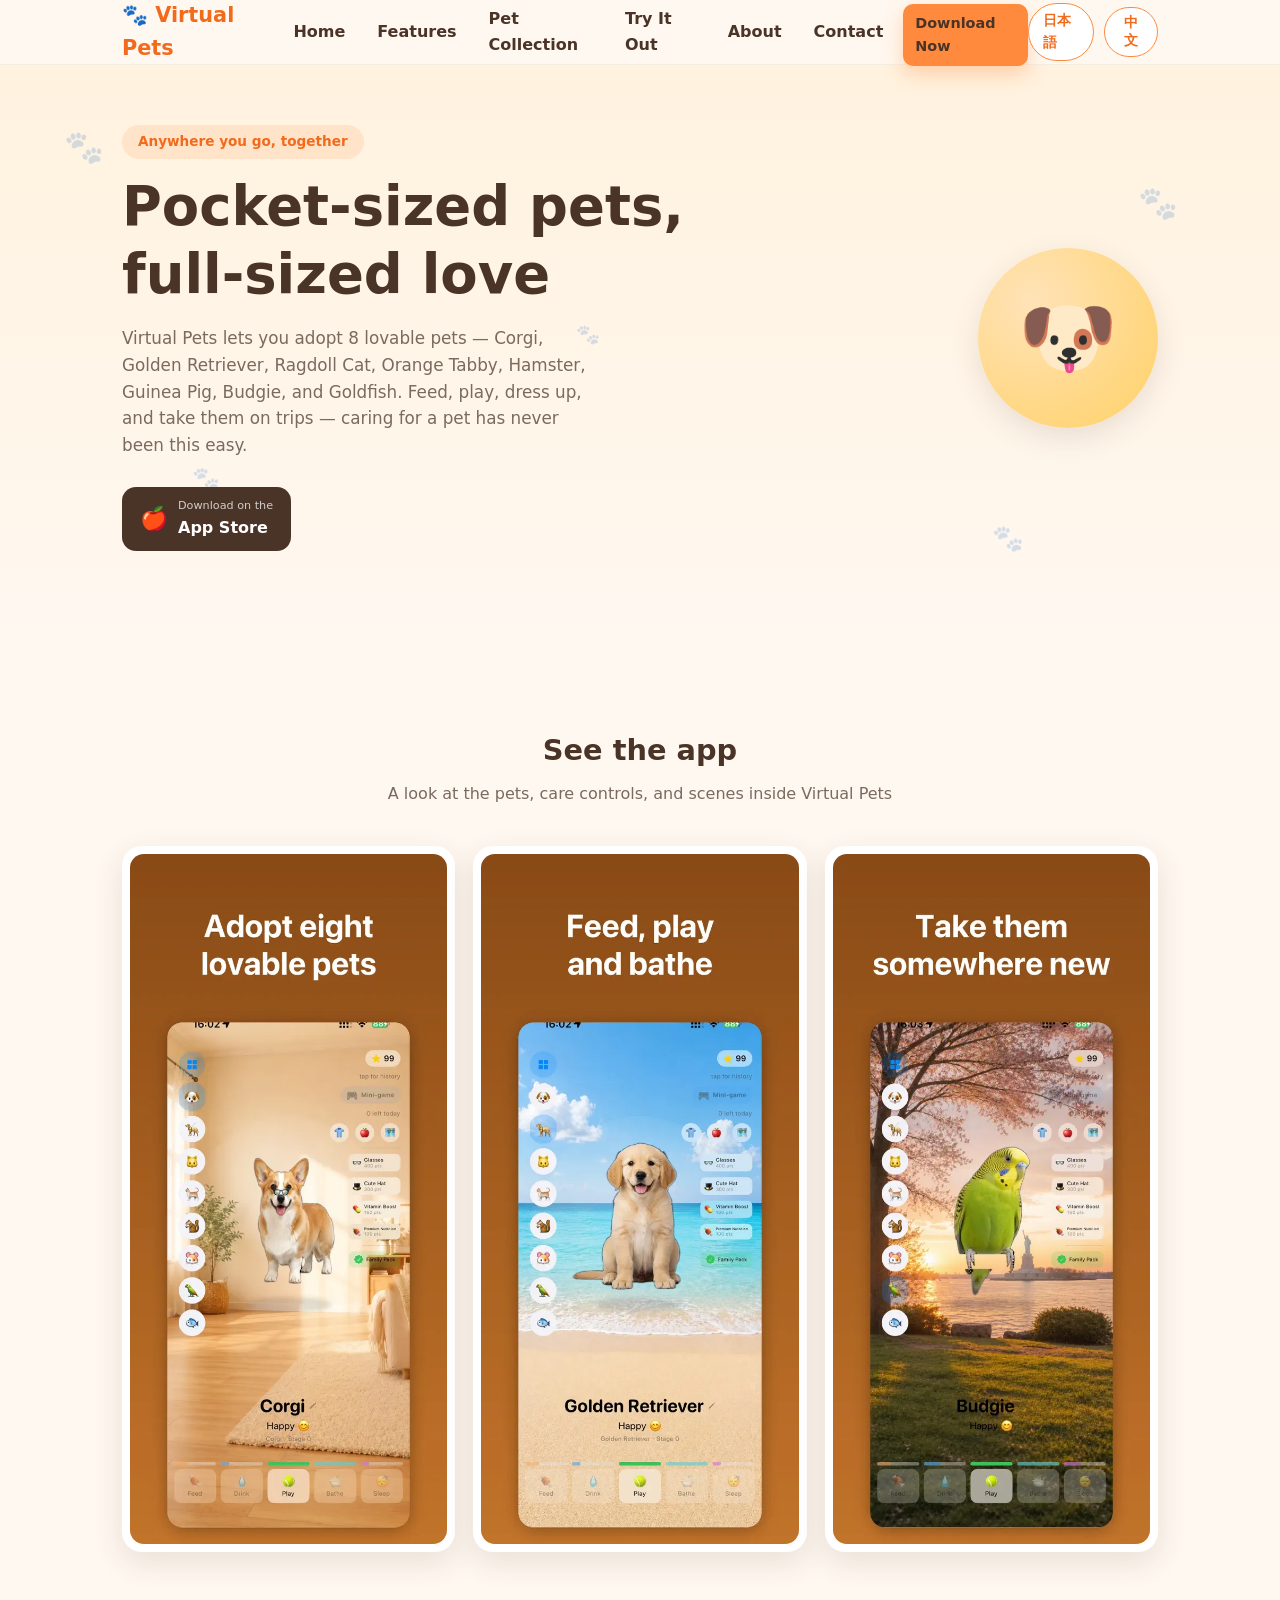
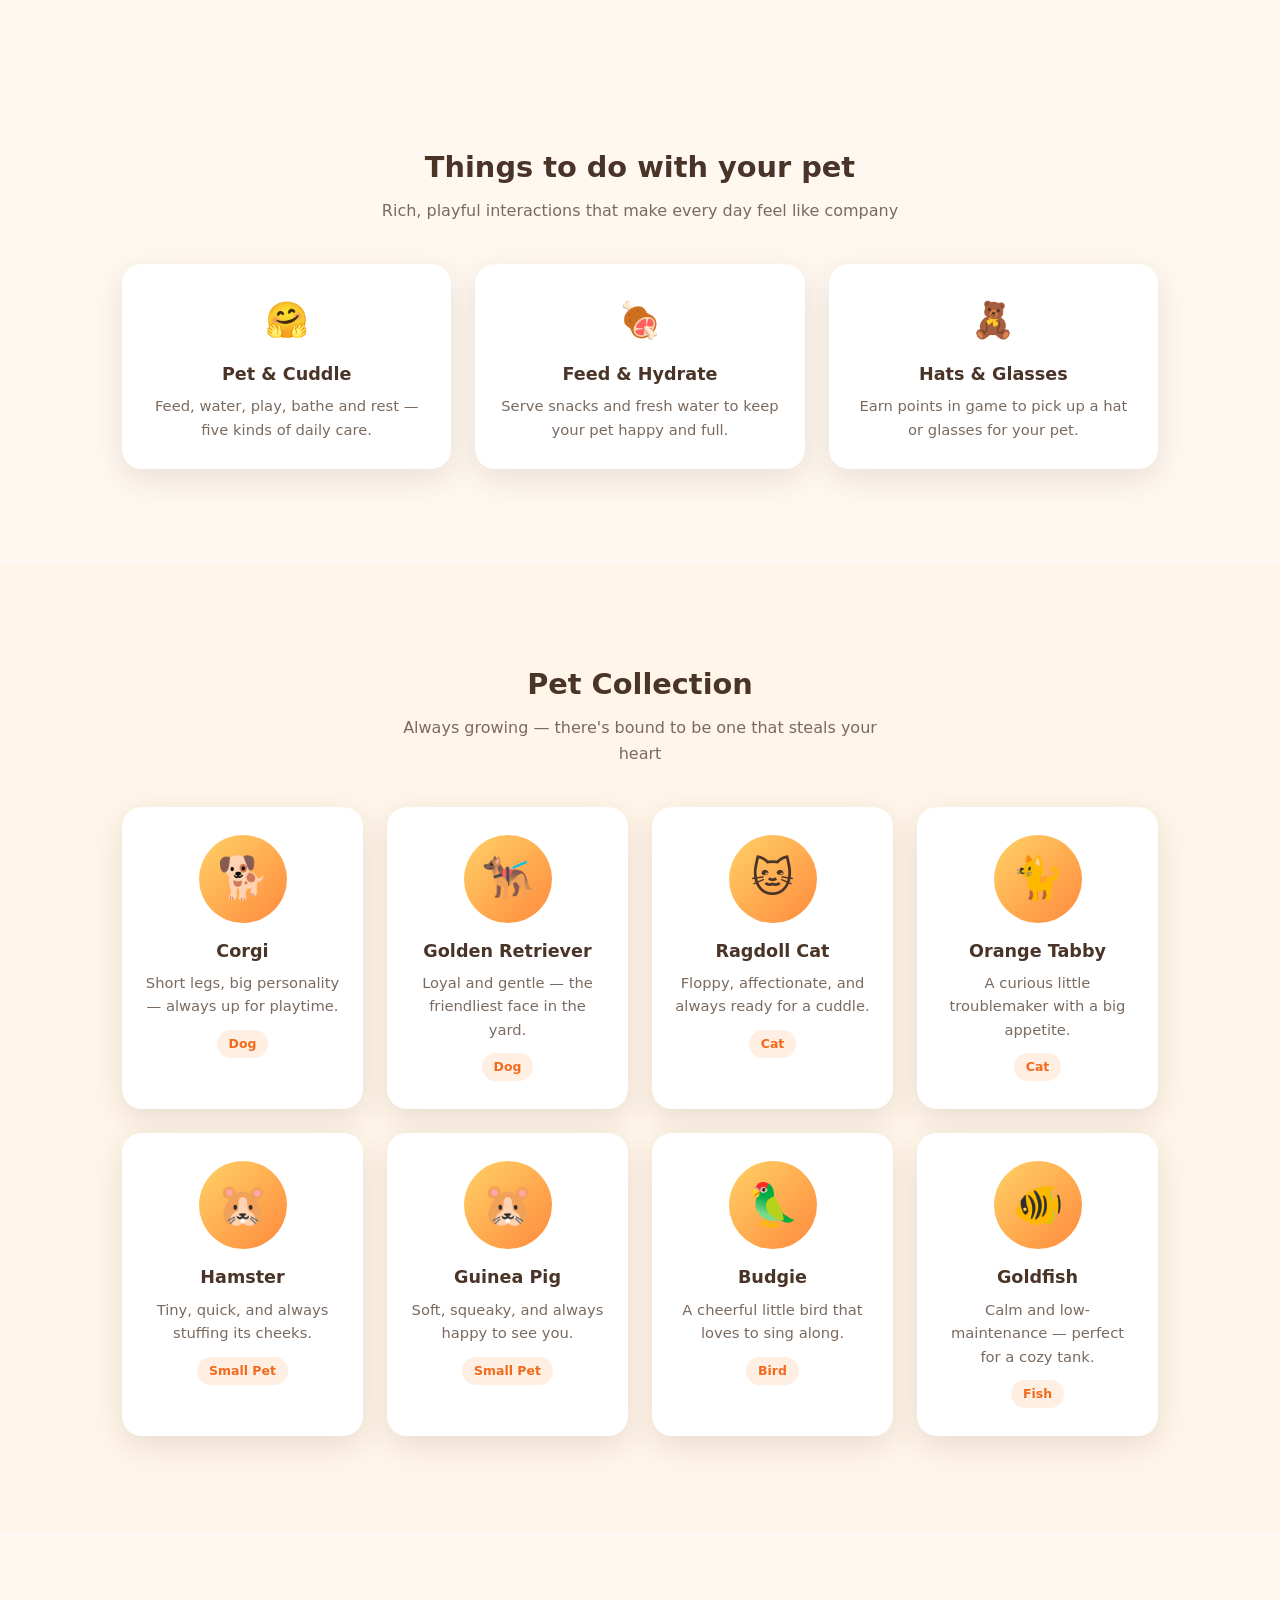
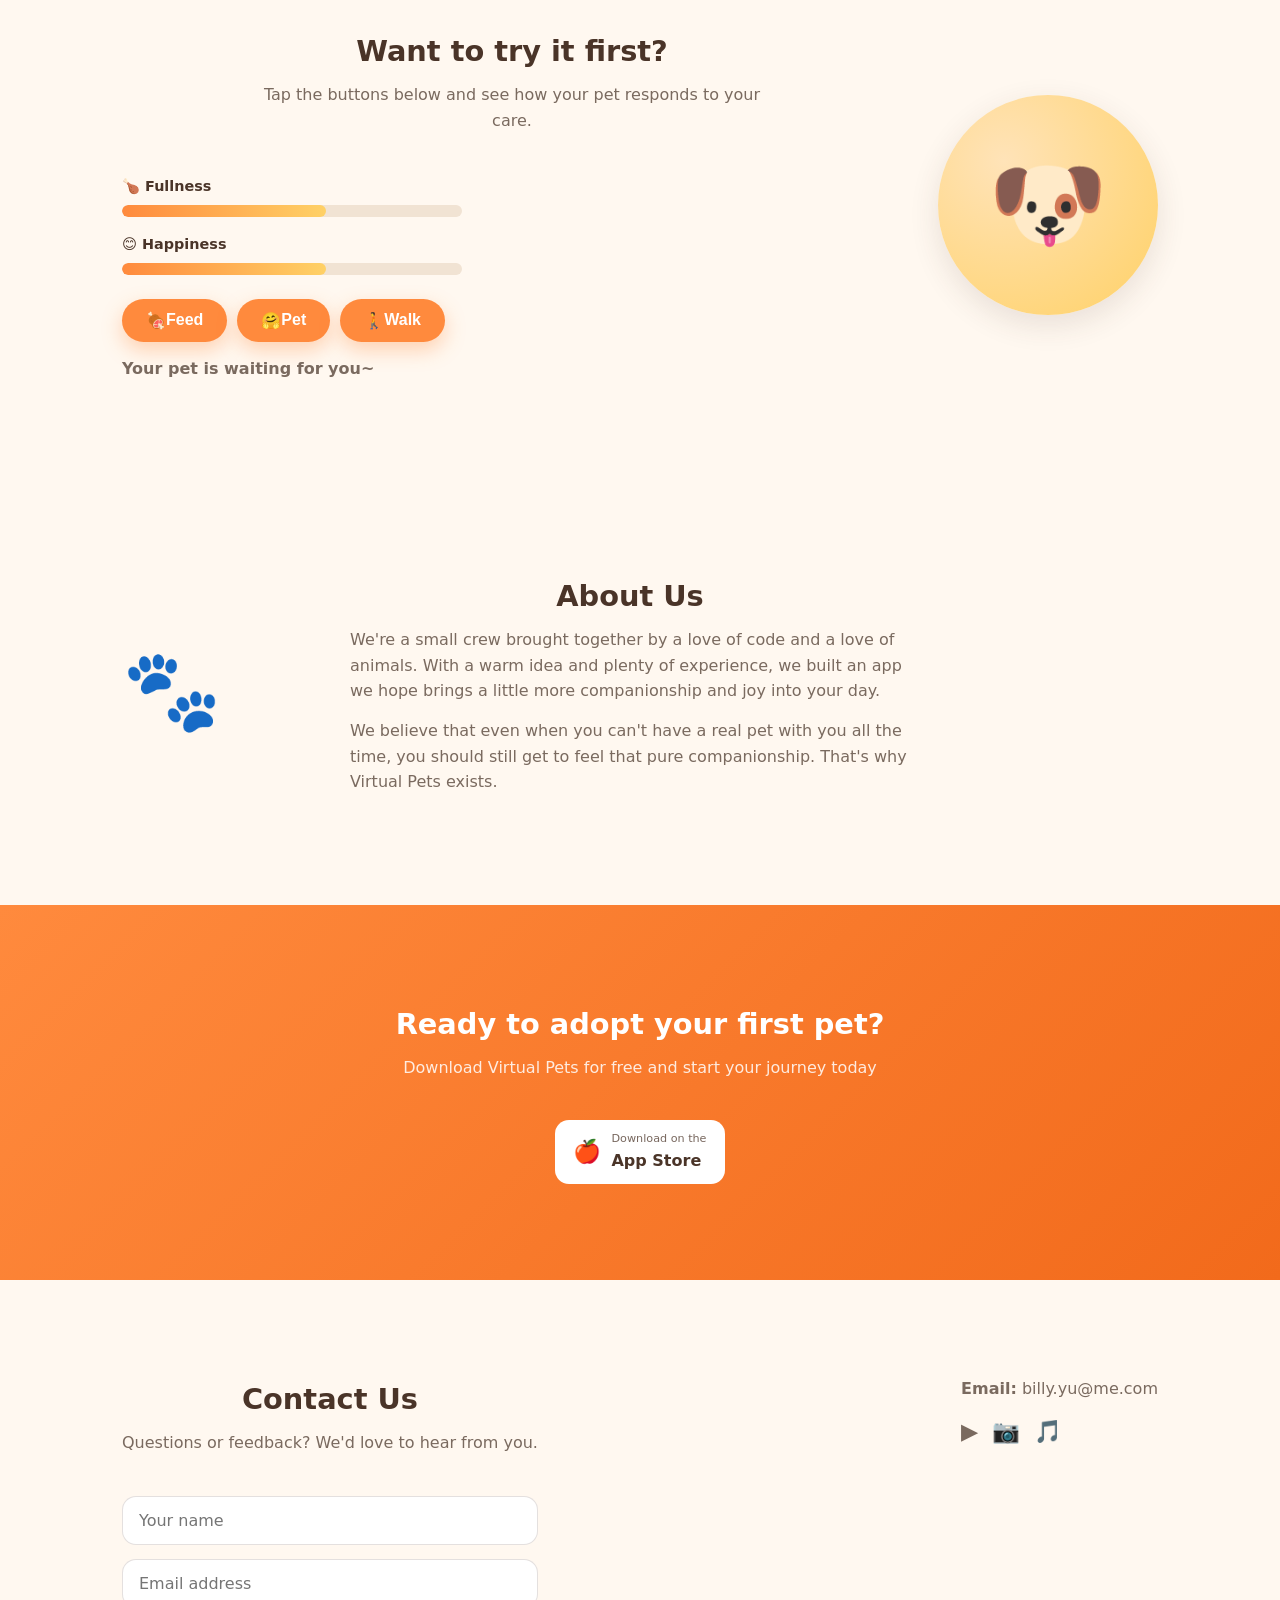
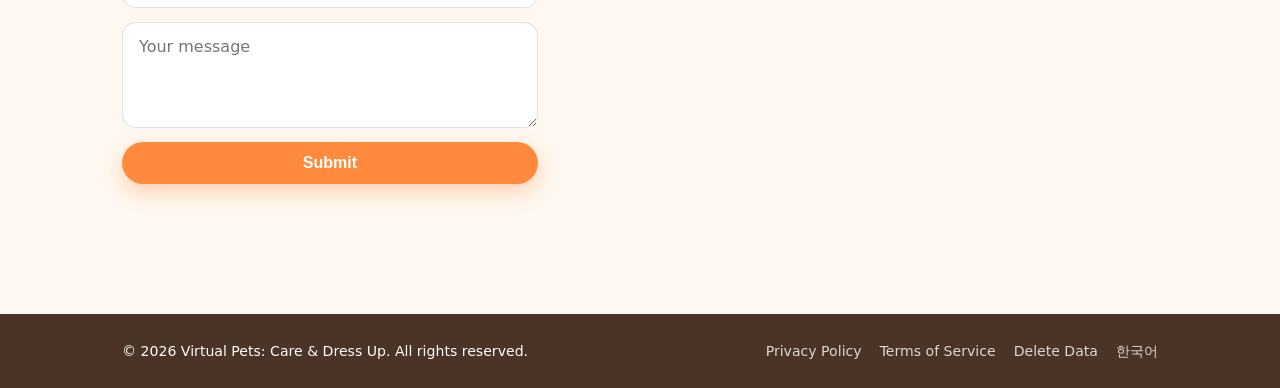
<file: index.html>
<!DOCTYPE html>
<html lang="en">
<head>
<meta charset="UTF-8">
<meta name="viewport" content="width=device-width, initial-scale=1.0">
<title data-i18n="meta.title">Virtual Pets: Care & Dress Up</title>
<meta name="description" id="metaDesc" content="Virtual Pets lets you adopt, feed, and care for 8 lovable pets right from your phone.">
<meta name="apple-itunes-app" content="app-id=6784545568">
<meta property="og:type" content="website">
<meta property="og:locale" content="en_US">
<meta property="og:site_name" content="Virtual Pets">
<meta property="og:title" content="Virtual Pets — Adopt, feed and raise eight lovable pets">
<meta property="og:description" content="A cozy pet world in your pocket. Feed, play, dress up and take your pets somewhere new.">
<meta property="og:url" content="https://junyu17.github.io/Vpet/">
<meta property="og:image" content="https://junyu17.github.io/Vpet/og-card.jpg">
<meta name="twitter:card" content="summary_large_image">
<meta name="twitter:title" content="Virtual Pets — Adopt, feed and raise eight lovable pets">
<meta name="twitter:description" content="A cozy pet world in your pocket.">
<meta name="twitter:image" content="https://junyu17.github.io/Vpet/og-card.jpg">
<link rel="canonical" href="https://junyu17.github.io/Vpet/">
<link rel="alternate" hreflang="en" href="https://junyu17.github.io/Vpet/">
<link rel="alternate" hreflang="ja" href="https://junyu17.github.io/Vpet/index-ja.html">
<link rel="alternate" hreflang="ko" href="https://junyu17.github.io/Vpet/index-ko.html">
<link rel="alternate" hreflang="x-default" href="https://junyu17.github.io/Vpet/">
<script type="application/ld+json">
{
  "@context": "https://schema.org",
  "@type": "SoftwareApplication",
  "name": "Virtual Pets: Care & Dress Up",
  "operatingSystem": "iOS",
  "applicationCategory": "GameApplication",
  "description": "Adopt, feed and care for 8 lovable pets - Corgi, Golden Retriever, Ragdoll Cat, Orange Tabby, Hamster, Guinea Pig, Budgie and Goldfish - in a gentle, family-friendly pet care game.",
  "inLanguage": "en",
  "url": "https://apps.apple.com/app/id6784545568",
  "image": "https://junyu17.github.io/Vpet/og-card.jpg",
  "offers": {
    "@type": "Offer",
    "price": "0",
    "priceCurrency": "USD"
  }
}
</script>
<link rel="stylesheet" href="styles.css">
</head>
<body>

<header class="navbar">
  <div class="container nav-inner">
    <a href="#home" class="logo">🐾 Virtual Pets</a>
    <nav class="nav-links" id="navLinks">
      <a href="#home" data-i18n="nav.home">Home</a>
      <a href="#features" data-i18n="nav.features">Features</a>
      <a href="#pets" data-i18n="nav.pets">Pet Collection</a>
      <a href="#play" data-i18n="nav.play">Try It Out</a>
      <a href="#about" data-i18n="nav.about">About</a>
      <a href="#contact" data-i18n="nav.contact">Contact</a>
      <a href="https://apps.apple.com/app/apple-store/id6784545568?pt=129087449&amp;ct=web_vpet_home&amp;mt=8" class="btn btn-small" data-i18n="nav.download">Download Now</a>
    </nav>
    <div class="nav-controls">
      <a class="lang-toggle" href="index-ja.html" hreflang="ja" lang="ja">日本語</a>
      <button class="lang-toggle" id="langToggle" type="button">中文</button>
      <button class="nav-toggle" id="navToggle" aria-label="Toggle menu">
        <span></span><span></span><span></span>
      </button>
    </div>
  </div>
</header>

<main>
  <!-- HERO -->
  <section id="home" class="hero">
    <div class="hero-blobs" aria-hidden="true">
      <span class="paw p1">🐾</span><span class="paw p2">🐾</span><span class="paw p3">🐾</span>
      <span class="paw p4">🐾</span><span class="paw p5">🐾</span>
    </div>
    <div class="container hero-inner">
      <div class="hero-text">
        <span class="eyebrow" data-i18n="hero.eyebrow">Anywhere you go, together</span>
        <h1 data-i18n="hero.title">Pocket-sized pets,<br>full-sized love</h1>
        <p data-i18n="hero.desc">Virtual Pets lets you adopt 8 lovable pets — Corgi, Golden Retriever, Ragdoll Cat, Orange Tabby, Hamster, Guinea Pig, Budgie, and Goldfish. Feed, play, dress up, and take them on trips — caring for a pet has never been this easy.</p>
        <div class="store-badges">
          <a href="https://apps.apple.com/app/apple-store/id6784545568?pt=129087449&amp;ct=web_vpet_home&amp;mt=8" class="store-btn">
            <span class="store-icon">🍎</span>
            <span class="store-text"><small data-i18n="store.downloadOn">Download on the</small><span data-i18n="store.appStore">App Store</span></span>
          </a>
        </div>
      </div>
      <div class="hero-art" aria-hidden="true">
        <div class="pet-bubble">🐶</div>
      </div>
    </div>
  </section>

  <!-- APP SCREENSHOTS -->
  <section id="screenshots" class="section screenshots" aria-labelledby="screenshots-title">
    <div class="container">
      <h2 id="screenshots-title" class="section-title">See the app</h2>
      <p class="section-sub">A look at the pets, care controls, and scenes inside Virtual Pets</p>
      <div class="screenshot-grid">
        <figure class="screenshot-card"><img src="assets/app-store/en/01.webp" alt="Corgi in the home scene with the pet rail, care meters, and care-action buttons" width="598" height="1300" loading="lazy"></figure>
        <figure class="screenshot-card"><img src="assets/app-store/en/02.webp" alt="Golden Retriever at the beach with care controls" width="598" height="1300" loading="lazy"></figure>
        <figure class="screenshot-card"><img src="assets/app-store/en/03.webp" alt="Budgie in a cherry-blossom scene with the pet rail and care controls" width="598" height="1300" loading="lazy"></figure>
      </div>
    </div>
  </section>

  <!-- FEATURES -->
  <section id="features" class="section features">
    <div class="container">
      <h2 class="section-title" data-i18n="features.title">Things to do with your pet</h2>
      <p class="section-sub" data-i18n="features.sub">Rich, playful interactions that make every day feel like company</p>
      <div class="grid features-grid">
        <div class="feature-card"><span class="icon">🤗</span><h3 data-i18n="features.f1.title">Pet & Cuddle</h3><p data-i18n="features.f1.desc">Feed, water, play, bathe and rest — five kinds of daily care.</p></div>
        <div class="feature-card"><span class="icon">🍖</span><h3 data-i18n="features.f2.title">Feed & Hydrate</h3><p data-i18n="features.f2.desc">Serve snacks and fresh water to keep your pet happy and full.</p></div>
        <div class="feature-card"><span class="icon">🧸</span><h3 data-i18n="features.f5.title">Hats & Glasses</h3><p data-i18n="features.f5.desc">Earn points in game to pick up a hat or glasses for your pet.</p></div>
      </div>
    </div>
  </section>

  <!-- PET COLLECTION -->
  <section id="pets" class="section pets">
    <div class="container">
      <h2 class="section-title" data-i18n="pets.title">Pet Collection</h2>
      <p class="section-sub" data-i18n="pets.sub">Always growing — there's bound to be one that steals your heart</p>
      <div class="grid pets-grid">
        <div class="pet-card">
          <div class="pet-avatar">🐕</div>
          <h3 data-i18n="pets.p1.name">Corgi</h3>
          <p data-i18n="pets.p1.desc">Short legs, big personality — always up for playtime.</p>
          <span class="tag" data-i18n="pets.tag.dog">Dog</span>
        </div>
        <div class="pet-card">
          <div class="pet-avatar">🐕‍🦺</div>
          <h3 data-i18n="pets.p2.name">Golden Retriever</h3>
          <p data-i18n="pets.p2.desc">Loyal and gentle — the friendliest face in the yard.</p>
          <span class="tag" data-i18n="pets.tag.dog">Dog</span>
        </div>
        <div class="pet-card">
          <div class="pet-avatar">🐱</div>
          <h3 data-i18n="pets.p3.name">Ragdoll Cat</h3>
          <p data-i18n="pets.p3.desc">Floppy, affectionate, and always ready for a cuddle.</p>
          <span class="tag" data-i18n="pets.tag.cat">Cat</span>
        </div>
        <div class="pet-card">
          <div class="pet-avatar">🐈</div>
          <h3 data-i18n="pets.p4.name">Orange Tabby</h3>
          <p data-i18n="pets.p4.desc">A curious little troublemaker with a big appetite.</p>
          <span class="tag" data-i18n="pets.tag.cat">Cat</span>
        </div>
        <div class="pet-card">
          <div class="pet-avatar">🐹</div>
          <h3 data-i18n="pets.p5.name">Hamster</h3>
          <p data-i18n="pets.p5.desc">Tiny, quick, and always stuffing its cheeks.</p>
          <span class="tag" data-i18n="pets.tag.small">Small Pet</span>
        </div>
        <div class="pet-card">
          <div class="pet-avatar">🐹</div>
          <h3 data-i18n="pets.p6.name">Guinea Pig</h3>
          <p data-i18n="pets.p6.desc">Soft, squeaky, and always happy to see you.</p>
          <span class="tag" data-i18n="pets.tag.small">Small Pet</span>
        </div>
        <div class="pet-card">
          <div class="pet-avatar">🦜</div>
          <h3 data-i18n="pets.p7.name">Budgie</h3>
          <p data-i18n="pets.p7.desc">A cheerful little bird that loves to sing along.</p>
          <span class="tag" data-i18n="pets.tag.bird">Bird</span>
        </div>
        <div class="pet-card">
          <div class="pet-avatar">🐠</div>
          <h3 data-i18n="pets.p8.name">Goldfish</h3>
          <p data-i18n="pets.p8.desc">Calm and low-maintenance — perfect for a cozy tank.</p>
          <span class="tag" data-i18n="pets.tag.fish">Fish</span>
        </div>
      </div>
    </div>
  </section>

  <!-- INTERACTIVE DEMO -->
  <section id="play" class="section play">
    <div class="container play-inner">
      <div class="play-text">
        <h2 class="section-title" data-i18n="play.title">Want to try it first?</h2>
        <p class="section-sub" data-i18n="play.sub">Tap the buttons below and see how your pet responds to your care.</p>
        <div class="stats">
          <div class="stat">
            <span class="stat-label">🍗 <span data-i18n="play.hunger">Fullness</span></span>
            <div class="bar"><div class="bar-fill" id="hungerBar" style="width:60%"></div></div>
          </div>
          <div class="stat">
            <span class="stat-label">😊 <span data-i18n="play.happy">Happiness</span></span>
            <div class="bar"><div class="bar-fill" id="happyBar" style="width:60%"></div></div>
          </div>
        </div>
        <div class="play-buttons">
          <button class="btn" id="feedBtn">🍖 <span data-i18n="play.feed">Feed</span></button>
          <button class="btn" id="petBtn">🤗 <span data-i18n="play.pet">Pet</span></button>
          <button class="btn" id="walkBtn">🚶 <span data-i18n="play.walk">Walk</span></button>
        </div>
        <p class="play-msg" id="playMsg" data-i18n="play.msgDefault">Your pet is waiting for you~</p>
      </div>
      <div class="play-art">
        <div class="pet-bubble big" id="petBubble">🐶</div>
      </div>
    </div>
  </section>

  <!-- ABOUT -->
  <section id="about" class="section about">
    <div class="container about-inner">
      <div class="about-art" aria-hidden="true">🐾</div>
      <div class="about-text">
        <h2 class="section-title" data-i18n="about.title">About Us</h2>
        <p data-i18n="about.p1">We're a small crew brought together by a love of code and a love of animals. With a warm idea and plenty of experience, we built an app we hope brings a little more companionship and joy into your day.</p>
        <p data-i18n="about.p2">We believe that even when you can't have a real pet with you all the time, you should still get to feel that pure companionship. That's why Virtual Pets exists.</p>
      </div>
    </div>
  </section>

  <!-- DOWNLOAD -->
  <section id="download" class="section download">
    <div class="container">
      <h2 class="section-title light" data-i18n="download.title">Ready to adopt your first pet?</h2>
      <p class="section-sub light" data-i18n="download.sub">Download Virtual Pets for free and start your journey today</p>
      <div class="store-badges center">
        <a href="https://apps.apple.com/app/apple-store/id6784545568?pt=129087449&amp;ct=web_vpet_home&amp;mt=8" class="store-btn light">
          <span class="store-icon">🍎</span>
          <span class="store-text"><small data-i18n="store.downloadOn">Download on the</small><span data-i18n="store.appStore">App Store</span></span>
        </a>
      </div>
    </div>
  </section>

  <!-- CONTACT -->
  <section id="contact" class="section contact">
    <div class="container contact-inner">
      <div>
        <h2 class="section-title" data-i18n="contact.title">Contact Us</h2>
        <p class="section-sub" data-i18n="contact.sub">Questions or feedback? We'd love to hear from you.</p>
        <form id="contactForm">
          <input type="text" data-i18n-placeholder="contact.name" placeholder="Your name" required>
          <input type="email" data-i18n-placeholder="contact.email" placeholder="Email address" required>
          <textarea rows="4" data-i18n-placeholder="contact.message" placeholder="Your message" required></textarea>
          <button type="submit" class="btn" data-i18n="contact.submit">Submit</button>
          <p id="formMsg" class="form-msg"></p>
        </form>
      </div>
      <div class="contact-info">
        <p><strong data-i18n="contact.emailLabel">Email:</strong> billy.yu@me.com</p>
        <div class="social-links">
          <a href="#" aria-label="YouTube">▶️</a>
          <a href="#" aria-label="Instagram">📷</a>
          <a href="#" aria-label="TikTok">🎵</a>
        </div>
      </div>
    </div>
  </section>
</main>

<footer class="footer">
  <div class="container footer-inner">
    <span data-i18n="footer.copyright">© 2026 Virtual Pets: Care & Dress Up. All rights reserved.</span>
    <div class="footer-links">
      <a href="privacy.html" data-i18n="footer.privacy">Privacy Policy</a>
      <a href="#" data-i18n="footer.terms">Terms of Service</a>
      <a href="#" data-i18n="footer.delete">Delete Data</a>
      <a href="index-ko.html" hreflang="ko" lang="ko">한국어</a>
    </div>
  </div>
</footer>

<script src="script.js"></script>
</body>
</html>
</file>
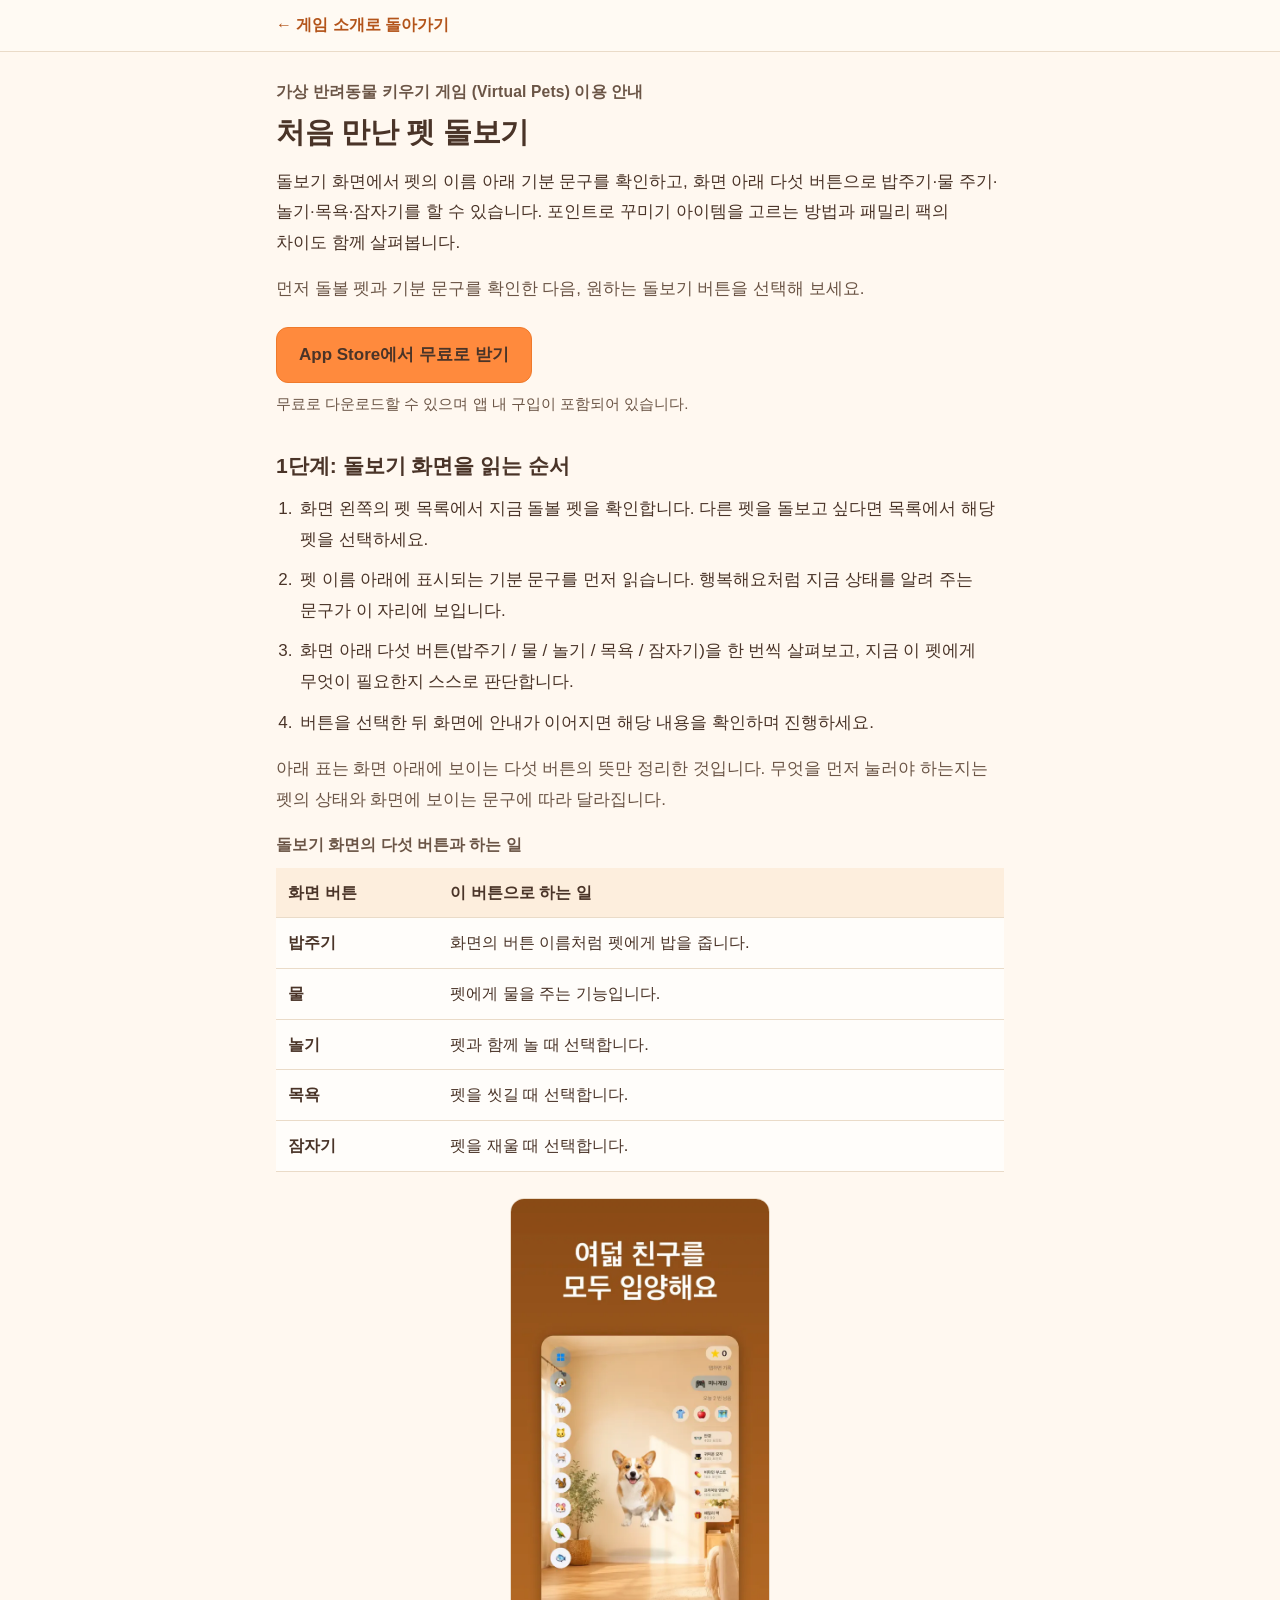
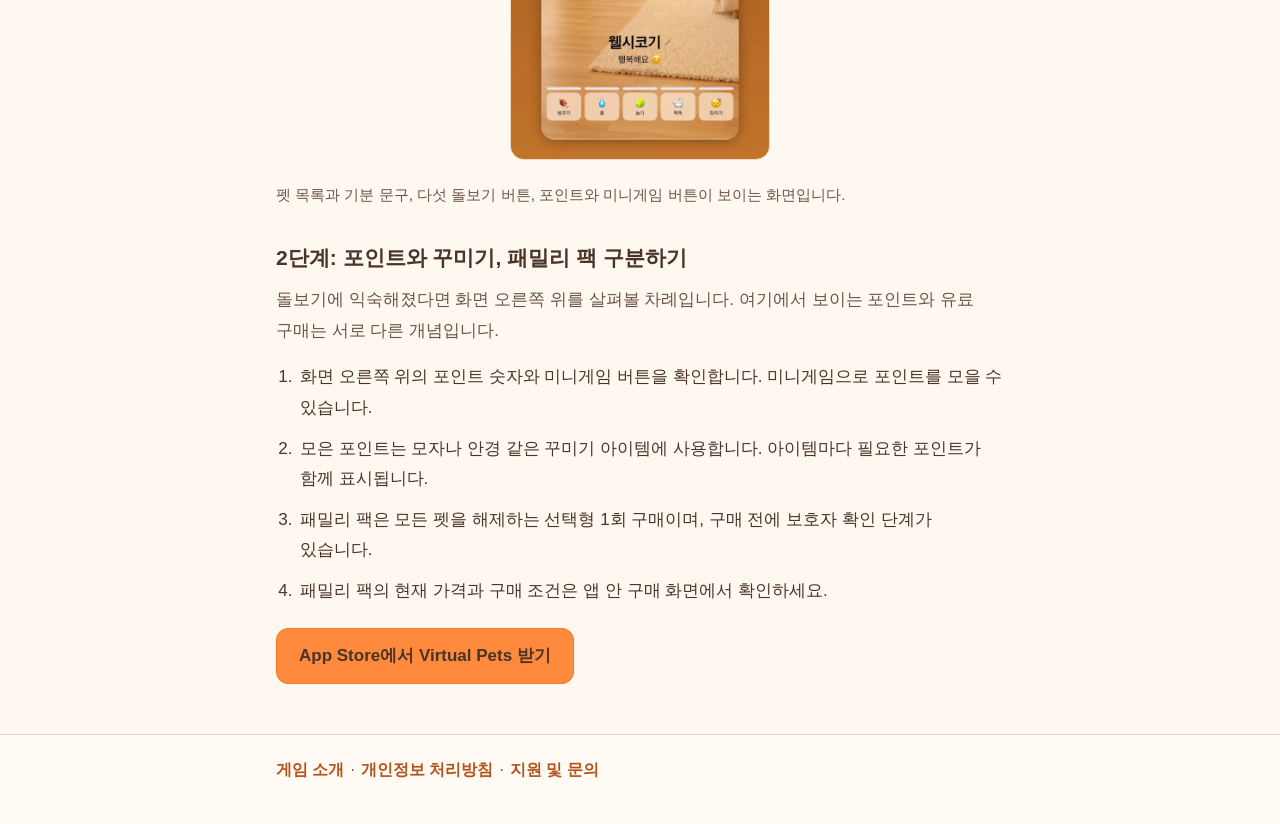
<file: first-pet-care-ko.html>
<!DOCTYPE html>
<html lang="ko">
<head>
<meta charset="utf-8">
<meta name="viewport" content="width=device-width, initial-scale=1">
<title>처음 만난 펫 돌보기 | 가상 반려동물 키우기 게임(Virtual Pets) 안내</title>
<meta name="description" content="가상 반려동물 키우기 게임(Virtual Pets)에서 이미 만난 펫을 돌보는 방법입니다. 밥주기·물·놀기·목욕·잠자기 다섯 버튼과 기분 문구 읽기, 포인트로 사는 꾸미기 아이템과 선택형 패밀리 팩의 차이를 차분히 설명합니다.">
<link rel="canonical" href="https://junyu17.github.io/Vpet/first-pet-care-ko.html">
<meta name="apple-itunes-app" content="app-id=6784545568, affiliate-data=pt=129087449&amp;ct=web_vpet_care_ko_20261014&amp;mt=8">
<meta property="og:type" content="article">
<meta property="og:locale" content="ko_KR">
<meta property="og:site_name" content="Virtual Pets">
<meta property="og:title" content="처음 만난 펫 돌보기 | 가상 반려동물 키우기 게임(Virtual Pets)">
<meta property="og:description" content="돌보기 화면의 다섯 버튼(밥주기·물·놀기·목욕·잠자기)과 기분 문구 읽기, 포인트로 사는 꾸미기와 선택형 패밀리 팩의 차이를 정리했습니다.">
<meta property="og:url" content="https://junyu17.github.io/Vpet/first-pet-care-ko.html">
<meta property="og:image" content="https://junyu17.github.io/Vpet/og-card.jpg">
<meta name="twitter:card" content="summary_large_image">
<meta name="theme-color" content="#fff8f0">
<style>
  :root{
    --cream:#fff8f0;
    --card:#fffdfa;
    --brown:#4a3428;
    --orange:#ff8a3d;
    --line:#eadbc8;
    --muted:#6b5546;
    --link:#b3541a;
  }
  *{box-sizing:border-box}
  html{-webkit-text-size-adjust:100%}
  body{
    margin:0;
    background:var(--cream);
    color:var(--brown);
    font-family:"Apple SD Gothic Neo","AppleSDGothicNeo","Malgun Gothic","맑은 고딕","Nanum Gothic","Noto Sans KR",-apple-system,BlinkMacSystemFont,"Segoe UI",Roboto,sans-serif;
    font-size:17px;
    line-height:1.8;
    word-break:keep-all;
  }
  .wrap{max-width:760px;margin:0 auto;padding:0 16px}
  img{max-width:100%;height:auto}
  a{color:var(--link)}
  a:focus-visible,button:focus-visible{outline:3px solid var(--brown);outline-offset:2px;border-radius:4px}
  .site-header{border-bottom:1px solid var(--line);background:#fffaf3}
  .site-header .wrap{padding:10px 16px}
  .back{display:inline-block;font-size:.94em;font-weight:700;text-decoration:none;color:var(--link)}
  .back:hover{text-decoration:underline}
  main.wrap{padding-top:26px;padding-bottom:8px}
  .eyebrow{margin:0 0 6px;font-size:.92em;font-weight:700;letter-spacing:.01em;color:var(--muted)}
  h1{margin:0 0 14px;font-size:1.72em;line-height:1.4;letter-spacing:-.01em}
  h2{margin:34px 0 12px;font-size:1.24em;line-height:1.45}
  p{margin:0 0 16px}
  .lead{color:var(--muted)}
  ol{margin:0 0 16px;padding-left:1.25em}
  ol li{margin:0 0 10px;padding-left:.15em}
  .cta-row{margin:22px 0 6px}
  .cta{
    display:inline-block;
    background:var(--orange);
    color:var(--brown);
    font-weight:700;
    text-decoration:none;
    padding:14px 22px;
    border-radius:12px;
    border:1px solid #ef7a2b;
    line-height:1.5;
  }
  .cta:hover{background:#ff9c5c}
  .cta-note{display:block;margin:8px 0 0;font-size:.88em;color:var(--muted)}
  table{
    width:100%;
    border-collapse:collapse;
    margin:6px 0 8px;
    font-size:.97em;
    background:var(--card);
  }
  caption{
    text-align:left;
    font-weight:700;
    font-size:.95em;
    color:var(--muted);
    padding:0 0 8px;
  }
  th,td{
    text-align:left;
    vertical-align:top;
    padding:10px 12px;
    border-bottom:1px solid var(--line);
  }
  th{background:#fdeedd;font-weight:700}
  tbody th{background:transparent;font-weight:700}
  figure{margin:26px 0 8px;text-align:center}
  .shot{width:100%;max-width:260px;border:1px solid var(--line);border-radius:14px;display:inline-block}
  figcaption{margin-top:10px;font-size:.9em;color:var(--muted);text-align:left}
  .site-footer{
    margin-top:36px;
    border-top:1px solid var(--line);
    background:#fffaf3;
  }
  .site-footer .wrap{padding:20px 16px 30px}
  .site-footer nav{margin:0 0 10px;font-size:.95em}
  .site-footer nav a{font-weight:700;text-decoration:none}
  .site-footer nav a:hover{text-decoration:underline}
  .sep{color:var(--muted);padding:0 6px}
  .fine{margin:0;font-size:.85em;color:var(--muted)}
  @media (max-width:400px){
    body{font-size:16px}
    h1{font-size:1.5em}
    th,td{padding:9px 10px}
  }
</style>
</head>
<body>

<header class="site-header">
  <div class="wrap">
    <nav aria-label="사이트 이동">
      <a class="back" href="index-ko.html">← 게임 소개로 돌아가기</a>
    </nav>
  </div>
</header>

<main class="wrap">
  <article>
    <p class="eyebrow">가상 반려동물 키우기 게임 (Virtual Pets) 이용 안내</p>
    <h1>처음 만난 펫 돌보기</h1>

    <p>돌보기 화면에서 펫의 이름 아래 기분 문구를 확인하고, 화면 아래 다섯 버튼으로 밥주기·물 주기·놀기·목욕·잠자기를 할 수 있습니다. 포인트로 꾸미기 아이템을 고르는 방법과 패밀리 팩의 차이도 함께 살펴봅니다.</p>

    <p class="lead">먼저 돌볼 펫과 기분 문구를 확인한 다음, 원하는 돌보기 버튼을 선택해 보세요.</p>

    <div class="cta-row">
      <a class="cta" href="https://apps.apple.com/app/apple-store/id6784545568?pt=129087449&amp;ct=web_vpet_care_ko_20261014&amp;mt=8&amp;l=ko" rel="noopener">App Store에서 무료로 받기</a>
      <span class="cta-note">무료로 다운로드할 수 있으며 앱 내 구입이 포함되어 있습니다.</span>
    </div>

    <h2>1단계: 돌보기 화면을 읽는 순서</h2>
    <ol>
      <li>화면 왼쪽의 펫 목록에서 지금 돌볼 펫을 확인합니다. 다른 펫을 돌보고 싶다면 목록에서 해당 펫을 선택하세요.</li>
      <li>펫 이름 아래에 표시되는 기분 문구를 먼저 읽습니다. 행복해요처럼 지금 상태를 알려 주는 문구가 이 자리에 보입니다.</li>
      <li>화면 아래 다섯 버튼(밥주기 / 물 / 놀기 / 목욕 / 잠자기)을 한 번씩 살펴보고, 지금 이 펫에게 무엇이 필요한지 스스로 판단합니다.</li>
      <li>버튼을 선택한 뒤 화면에 안내가 이어지면 해당 내용을 확인하며 진행하세요.</li>
    </ol>

    <p class="lead">아래 표는 화면 아래에 보이는 다섯 버튼의 뜻만 정리한 것입니다. 무엇을 먼저 눌러야 하는지는 펫의 상태와 화면에 보이는 문구에 따라 달라집니다.</p>

    <table>
      <caption>돌보기 화면의 다섯 버튼과 하는 일</caption>
      <thead>
        <tr>
          <th scope="col">화면 버튼</th>
          <th scope="col">이 버튼으로 하는 일</th>
        </tr>
      </thead>
      <tbody>
        <tr>
          <th scope="row">밥주기</th>
          <td>화면의 버튼 이름처럼 펫에게 밥을 줍니다.</td>
        </tr>
        <tr>
          <th scope="row">물</th>
          <td>펫에게 물을 주는 기능입니다.</td>
        </tr>
        <tr>
          <th scope="row">놀기</th>
          <td>펫과 함께 놀 때 선택합니다.</td>
        </tr>
        <tr>
          <th scope="row">목욕</th>
          <td>펫을 씻길 때 선택합니다.</td>
        </tr>
        <tr>
          <th scope="row">잠자기</th>
          <td>펫을 재울 때 선택합니다.</td>
        </tr>
      </tbody>
    </table>

    <figure>
      <img class="shot" src="assets/app-store/ko/01.webp" width="598" height="1300" alt="가상 반려동물 키우기 게임의 돌보기 화면. 코기 펫과 왼쪽 펫 목록, 펫 이름 아래 기분 문구, 아래쪽 밥주기·물·놀기·목욕·잠자기 버튼, 오른쪽 위 포인트와 미니게임 버튼이 보인다.">
      <figcaption>펫 목록과 기분 문구, 다섯 돌보기 버튼, 포인트와 미니게임 버튼이 보이는 화면입니다.</figcaption>
    </figure>

    <h2>2단계: 포인트와 꾸미기, 패밀리 팩 구분하기</h2>
    <p class="lead">돌보기에 익숙해졌다면 화면 오른쪽 위를 살펴볼 차례입니다. 여기에서 보이는 포인트와 유료 구매는 서로 다른 개념입니다.</p>
    <ol>
      <li>화면 오른쪽 위의 포인트 숫자와 미니게임 버튼을 확인합니다. 미니게임으로 포인트를 모을 수 있습니다.</li>
      <li>모은 포인트는 모자나 안경 같은 꾸미기 아이템에 사용합니다. 아이템마다 필요한 포인트가 함께 표시됩니다.</li>
      <li>패밀리 팩은 모든 펫을 해제하는 선택형 1회 구매이며, 구매 전에 보호자 확인 단계가 있습니다.</li>
      <li>패밀리 팩의 현재 가격과 구매 조건은 앱 안 구매 화면에서 확인하세요.</li>
    </ol>

    <div class="cta-row">
      <a class="cta" href="https://apps.apple.com/app/apple-store/id6784545568?pt=129087449&amp;ct=web_vpet_care_ko_20261014&amp;mt=8&amp;l=ko" rel="noopener">App Store에서 Virtual Pets 받기</a>
    </div>
  </article>
</main>

<footer class="site-footer">
  <div class="wrap">
    <nav aria-label="바닥글 이동">
      <a href="index-ko.html">게임 소개</a><span class="sep">·</span><a href="privacy.html">개인정보 처리방침</a><span class="sep">·</span><a href="index.html#contact">지원 및 문의</a>
    </nav>
  </div>
</footer>

<script type="application/ld+json">
{
  "@context": "https://schema.org",
  "@type": "Article",
  "headline": "처음 만난 펫 돌보기",
  "description": "가상 반려동물 키우기 게임(Virtual Pets)에서 이미 만난 펫을 돌보는 방법. 돌보기 화면의 다섯 버튼과 기분 문구 읽기, 포인트로 사는 꾸미기 아이템과 선택형 패밀리 팩의 차이.",
  "inLanguage": "ko",
  "url": "https://junyu17.github.io/Vpet/first-pet-care-ko.html",
  "mainEntityOfPage": {
    "@type": "WebPage",
    "@id": "https://junyu17.github.io/Vpet/first-pet-care-ko.html"
  },
  "image": "https://junyu17.github.io/Vpet/og-card.jpg",
  "about": {
    "@type": "VideoGame",
    "name": "가상 반려동물 키우기 게임 (Virtual Pets)"
  }
}
</script>

</body>
</html>
</file>
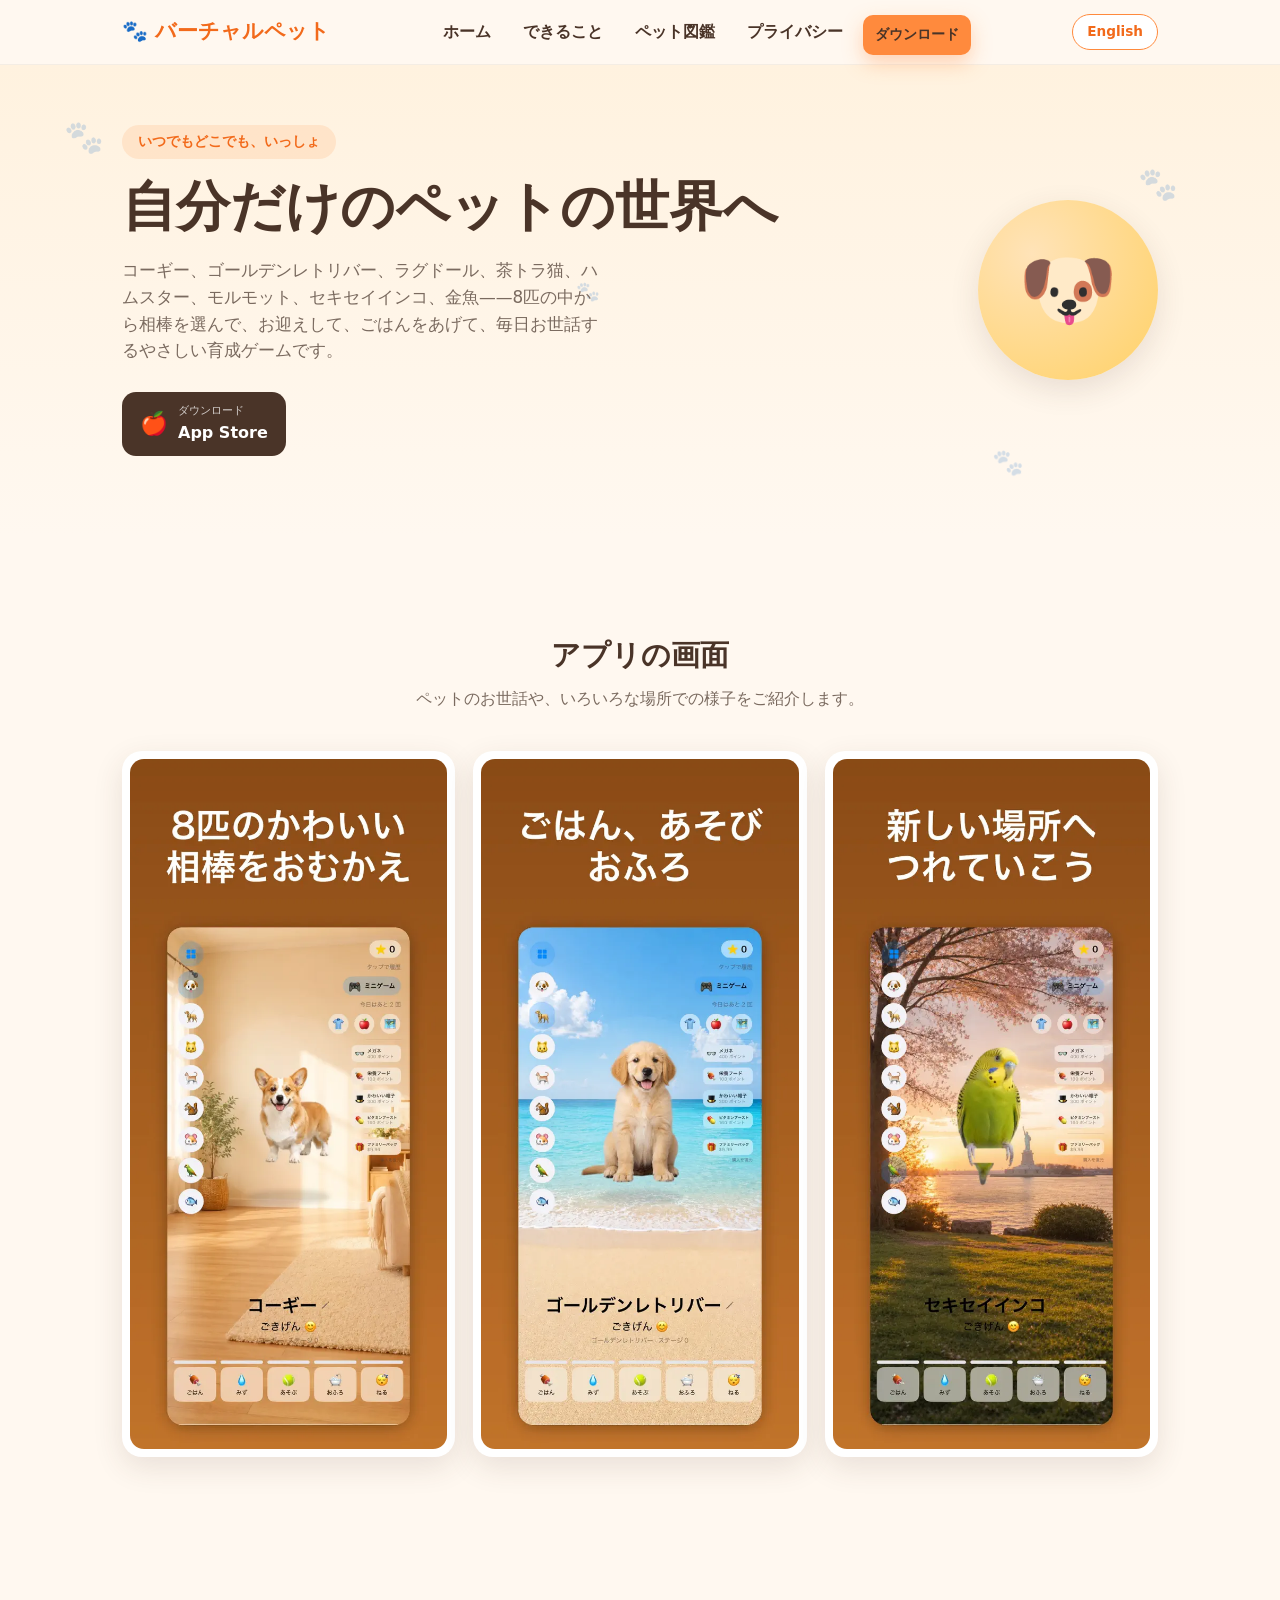
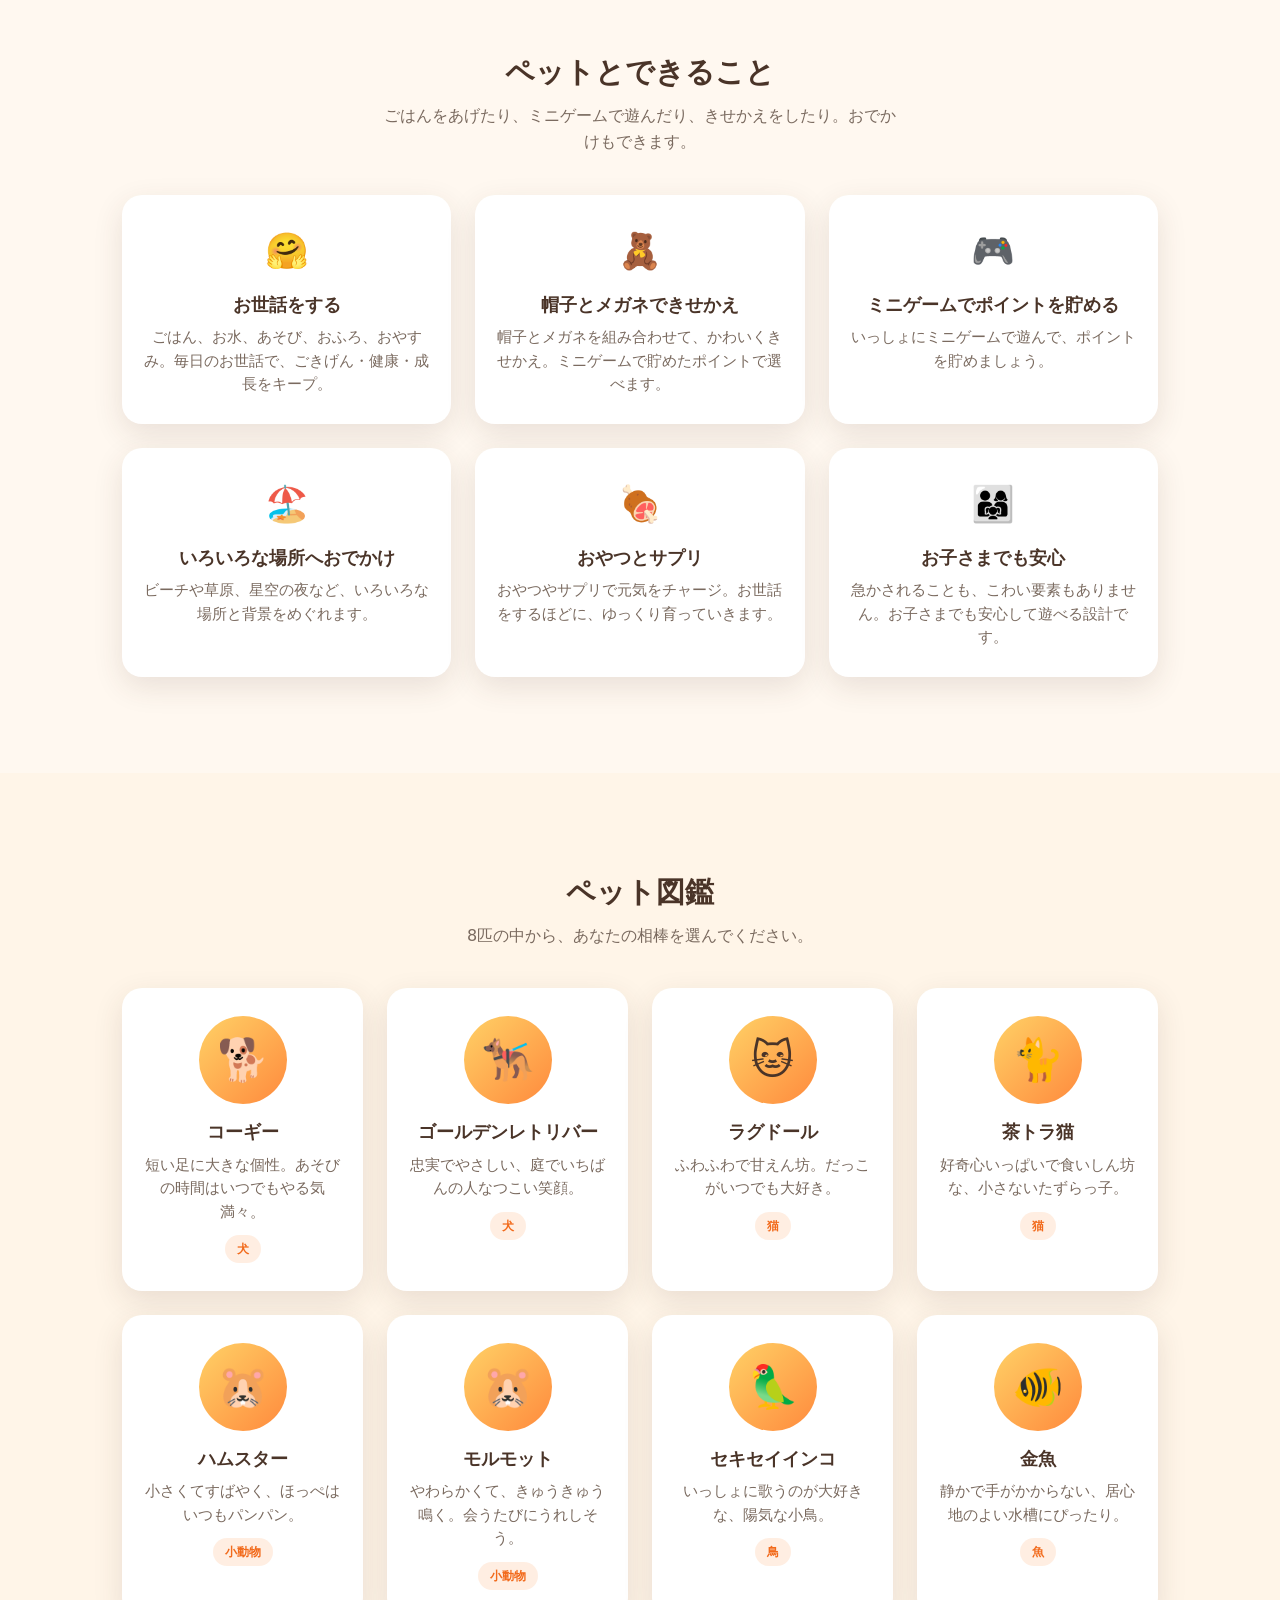
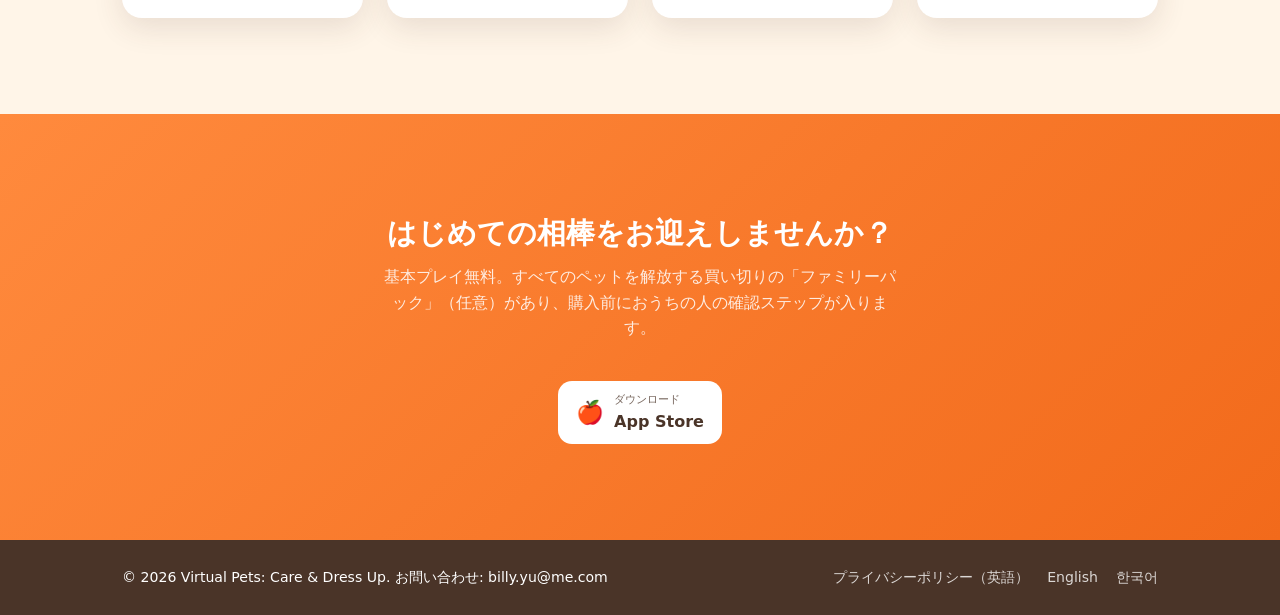
<file: index-ja.html>
<!DOCTYPE html>
<html lang="ja">
<head>
<meta charset="UTF-8">
<meta name="viewport" content="width=device-width, initial-scale=1.0">
<title>バーチャルペット 育成ゲーム — 8匹の相棒をお世話しよう</title>
<meta name="description" content="コーギー、ゴールデンレトリバー、ラグドール、茶トラ猫、ハムスター、モルモット、セキセイインコ、金魚。8匹の中から相棒を選んで、お迎えして、ごはんをあげて、毎日お世話するやさしい育成ゲームです。">
<meta name="apple-itunes-app" content="app-id=6784545568">
<meta property="og:type" content="website">
<meta property="og:locale" content="ja_JP">
<meta property="og:site_name" content="バーチャルペット">
<meta property="og:title" content="バーチャルペット 育成ゲーム — 8匹の相棒をお世話しよう">
<meta property="og:description" content="8匹の中から相棒を選んで、お迎えして、ごはんをあげて、毎日お世話するやさしい育成ゲーム。基本プレイ無料。">
<meta property="og:url" content="https://junyu17.github.io/Vpet/index-ja.html">
<meta property="og:image" content="https://junyu17.github.io/Vpet/og-card.jpg">
<meta name="twitter:card" content="summary_large_image">
<meta name="twitter:title" content="バーチャルペット 育成ゲーム — 8匹の相棒をお世話しよう">
<meta name="twitter:description" content="8匹のペットをお迎えして、ごはん・きせかえ・おでかけ。基本プレイ無料。">
<meta name="twitter:image" content="https://junyu17.github.io/Vpet/og-card.jpg">
<link rel="canonical" href="https://junyu17.github.io/Vpet/index-ja.html">
<link rel="alternate" hreflang="en" href="https://junyu17.github.io/Vpet/">
<link rel="alternate" hreflang="ja" href="https://junyu17.github.io/Vpet/index-ja.html">
<link rel="alternate" hreflang="ko" href="https://junyu17.github.io/Vpet/index-ko.html">
<link rel="alternate" hreflang="x-default" href="https://junyu17.github.io/Vpet/">
<script type="application/ld+json">
{
  "@context": "https://schema.org",
  "@type": "SoftwareApplication",
  "name": "バーチャルペット 育成ゲーム",
  "alternateName": "Virtual Pets: Care & Dress Up",
  "operatingSystem": "iOS",
  "applicationCategory": "GameApplication",
  "description": "コーギー、ゴールデンレトリバー、ラグドール、茶トラ猫、ハムスター、モルモット、セキセイインコ、金魚。8匹の中から相棒を選んで、お迎えして、ごはんをあげて、毎日お世話するやさしい育成ゲームです。",
  "inLanguage": "ja",
  "url": "https://apps.apple.com/app/id6784545568",
  "image": "https://junyu17.github.io/Vpet/og-card.jpg",
  "offers": {
    "@type": "Offer",
    "price": "0",
    "priceCurrency": "USD"
  }
}
</script>
<link rel="stylesheet" href="styles.css">
<style>body{font-family:"Hiragino Sans","Hiragino Kaku Gothic ProN","Yu Gothic",Meiryo,system-ui,-apple-system,sans-serif}</style>
</head>
<body>

<header class="navbar">
  <div class="container nav-inner">
    <a href="#home" class="logo">🐾 バーチャルペット</a>
    <nav class="nav-links" id="navLinks">
      <a href="#home">ホーム</a>
      <a href="#features">できること</a>
      <a href="#pets">ペット図鑑</a>
      <a href="privacy.html">プライバシー</a>
      <a href="https://apps.apple.com/app/apple-store/id6784545568?pt=129087449&amp;ct=web_vpet_home_ja&amp;mt=8" class="btn btn-small">ダウンロード</a>
    </nav>
    <div class="nav-controls">
      <a class="lang-toggle" href="./" hreflang="en" lang="en">English</a>
      <button class="nav-toggle" id="navToggle" type="button" aria-label="メニューを開く">
        <span></span><span></span><span></span>
      </button>
    </div>
  </div>
</header>

<main>
  <section id="home" class="hero">
    <div class="hero-blobs" aria-hidden="true">
      <span class="paw p1">🐾</span><span class="paw p2">🐾</span><span class="paw p3">🐾</span>
      <span class="paw p4">🐾</span><span class="paw p5">🐾</span>
    </div>
    <div class="container hero-inner">
      <div class="hero-text">
        <span class="eyebrow">いつでもどこでも、いっしょ</span>
        <h1>自分だけのペットの世界へ</h1>
        <p>コーギー、ゴールデンレトリバー、ラグドール、茶トラ猫、ハムスター、モルモット、セキセイインコ、金魚——8匹の中から相棒を選んで、お迎えして、ごはんをあげて、毎日お世話するやさしい育成ゲームです。</p>
        <div class="store-badges">
          <a href="https://apps.apple.com/app/apple-store/id6784545568?pt=129087449&amp;ct=web_vpet_home_ja&amp;mt=8" class="store-btn" aria-label="App Store で「バーチャルペット 育成ゲーム」をダウンロード">
            <span class="store-icon">🍎</span>
            <span class="store-text"><small>ダウンロード</small><span>App Store</span></span>
          </a>
        </div>
      </div>
      <div class="hero-art" aria-hidden="true">
        <div class="pet-bubble">🐶</div>
      </div>
    </div>
  </section>

  <section id="screenshots" class="section screenshots" aria-labelledby="screenshots-title">
    <div class="container">
      <h2 id="screenshots-title" class="section-title">アプリの画面</h2>
      <p class="section-sub">ペットのお世話や、いろいろな場所での様子をご紹介します。</p>
      <div class="screenshot-grid">
        <figure class="screenshot-card"><img src="assets/app-store/ja/01.webp" alt="ホーム画面のコーギー、ペット一覧、ケアメーター、世話ボタン" width="598" height="1300" loading="lazy"></figure>
        <figure class="screenshot-card"><img src="assets/app-store/ja/02.webp" alt="海辺のゴールデンレトリバーと世話ボタン" width="598" height="1300" loading="lazy"></figure>
        <figure class="screenshot-card"><img src="assets/app-store/ja/03.webp" alt="桜の場面のセキセイインコ、ペット一覧、世話ボタン" width="598" height="1300" loading="lazy"></figure>
      </div>
    </div>
  </section>

  <section id="features" class="section features">
    <div class="container">
      <h2 class="section-title">ペットとできること</h2>
      <p class="section-sub">ごはんをあげたり、ミニゲームで遊んだり、きせかえをしたり。おでかけもできます。</p>
      <div class="grid features-grid">
        <div class="feature-card"><span class="icon">🤗</span><h3>お世話をする</h3><p>ごはん、お水、あそび、おふろ、おやすみ。毎日のお世話で、ごきげん・健康・成長をキープ。</p></div>
        <div class="feature-card"><span class="icon">🧸</span><h3>帽子とメガネできせかえ</h3><p>帽子とメガネを組み合わせて、かわいくきせかえ。ミニゲームで貯めたポイントで選べます。</p></div>
        <div class="feature-card"><span class="icon">🎮</span><h3>ミニゲームでポイントを貯める</h3><p>いっしょにミニゲームで遊んで、ポイントを貯めましょう。</p></div>
        <div class="feature-card"><span class="icon">🏖️</span><h3>いろいろな場所へおでかけ</h3><p>ビーチや草原、星空の夜など、いろいろな場所と背景をめぐれます。</p></div>
        <div class="feature-card"><span class="icon">🍖</span><h3>おやつとサプリ</h3><p>おやつやサプリで元気をチャージ。お世話をするほどに、ゆっくり育っていきます。</p></div>
        <div class="feature-card"><span class="icon">👨‍👩‍👧</span><h3>お子さまでも安心</h3><p>急かされることも、こわい要素もありません。お子さまでも安心して遊べる設計です。</p></div>
      </div>
    </div>
  </section>

  <section id="pets" class="section pets">
    <div class="container">
      <h2 class="section-title">ペット図鑑</h2>
      <p class="section-sub">8匹の中から、あなたの相棒を選んでください。</p>
      <div class="grid pets-grid">
        <div class="pet-card">
          <div class="pet-avatar">🐕</div>
          <h3>コーギー</h3>
          <p>短い足に大きな個性。あそびの時間はいつでもやる気満々。</p>
          <span class="tag">犬</span>
        </div>
        <div class="pet-card">
          <div class="pet-avatar">🐕‍🦺</div>
          <h3>ゴールデンレトリバー</h3>
          <p>忠実でやさしい、庭でいちばんの人なつこい笑顔。</p>
          <span class="tag">犬</span>
        </div>
        <div class="pet-card">
          <div class="pet-avatar">🐱</div>
          <h3>ラグドール</h3>
          <p>ふわふわで甘えん坊。だっこがいつでも大好き。</p>
          <span class="tag">猫</span>
        </div>
        <div class="pet-card">
          <div class="pet-avatar">🐈</div>
          <h3>茶トラ猫</h3>
          <p>好奇心いっぱいで食いしん坊な、小さないたずらっ子。</p>
          <span class="tag">猫</span>
        </div>
        <div class="pet-card">
          <div class="pet-avatar">🐹</div>
          <h3>ハムスター</h3>
          <p>小さくてすばやく、ほっぺはいつもパンパン。</p>
          <span class="tag">小動物</span>
        </div>
        <div class="pet-card">
          <div class="pet-avatar">🐹</div>
          <h3>モルモット</h3>
          <p>やわらかくて、きゅうきゅう鳴く。会うたびにうれしそう。</p>
          <span class="tag">小動物</span>
        </div>
        <div class="pet-card">
          <div class="pet-avatar">🦜</div>
          <h3>セキセイインコ</h3>
          <p>いっしょに歌うのが大好きな、陽気な小鳥。</p>
          <span class="tag">鳥</span>
        </div>
        <div class="pet-card">
          <div class="pet-avatar">🐠</div>
          <h3>金魚</h3>
          <p>静かで手がかからない、居心地のよい水槽にぴったり。</p>
          <span class="tag">魚</span>
        </div>
      </div>
    </div>
  </section>

  <section id="download" class="section download">
    <div class="container">
      <h2 class="section-title light">はじめての相棒をお迎えしませんか？</h2>
      <p class="section-sub light">基本プレイ無料。すべてのペットを解放する買い切りの「ファミリーパック」（任意）があり、購入前におうちの人の確認ステップが入ります。</p>
      <div class="store-badges center">
        <a href="https://apps.apple.com/app/apple-store/id6784545568?pt=129087449&amp;ct=web_vpet_home_ja&amp;mt=8" class="store-btn light" aria-label="App Store で「バーチャルペット 育成ゲーム」をダウンロード">
          <span class="store-icon">🍎</span>
          <span class="store-text"><small>ダウンロード</small><span>App Store</span></span>
        </a>
      </div>
    </div>
  </section>
</main>

<footer class="footer">
  <div class="container footer-inner">
    <span>© 2026 Virtual Pets: Care &amp; Dress Up. お問い合わせ: billy.yu@me.com</span>
    <div class="footer-links">
      <a href="privacy.html" hreflang="en">プライバシーポリシー（英語）</a>
      <a href="./" hreflang="en">English</a>
      <a href="index-ko.html" hreflang="ko" lang="ko">한국어</a>
    </div>
  </div>
</footer>

<script>
(function(){
  var t=document.getElementById('navToggle'),n=document.getElementById('navLinks');
  if(!t||!n)return;
  t.addEventListener('click',function(){t.classList.toggle('open');n.classList.toggle('open');});
  n.querySelectorAll('a').forEach(function(a){a.addEventListener('click',function(){t.classList.remove('open');n.classList.remove('open');});});
})();
</script>
</body>
</html>
</file>
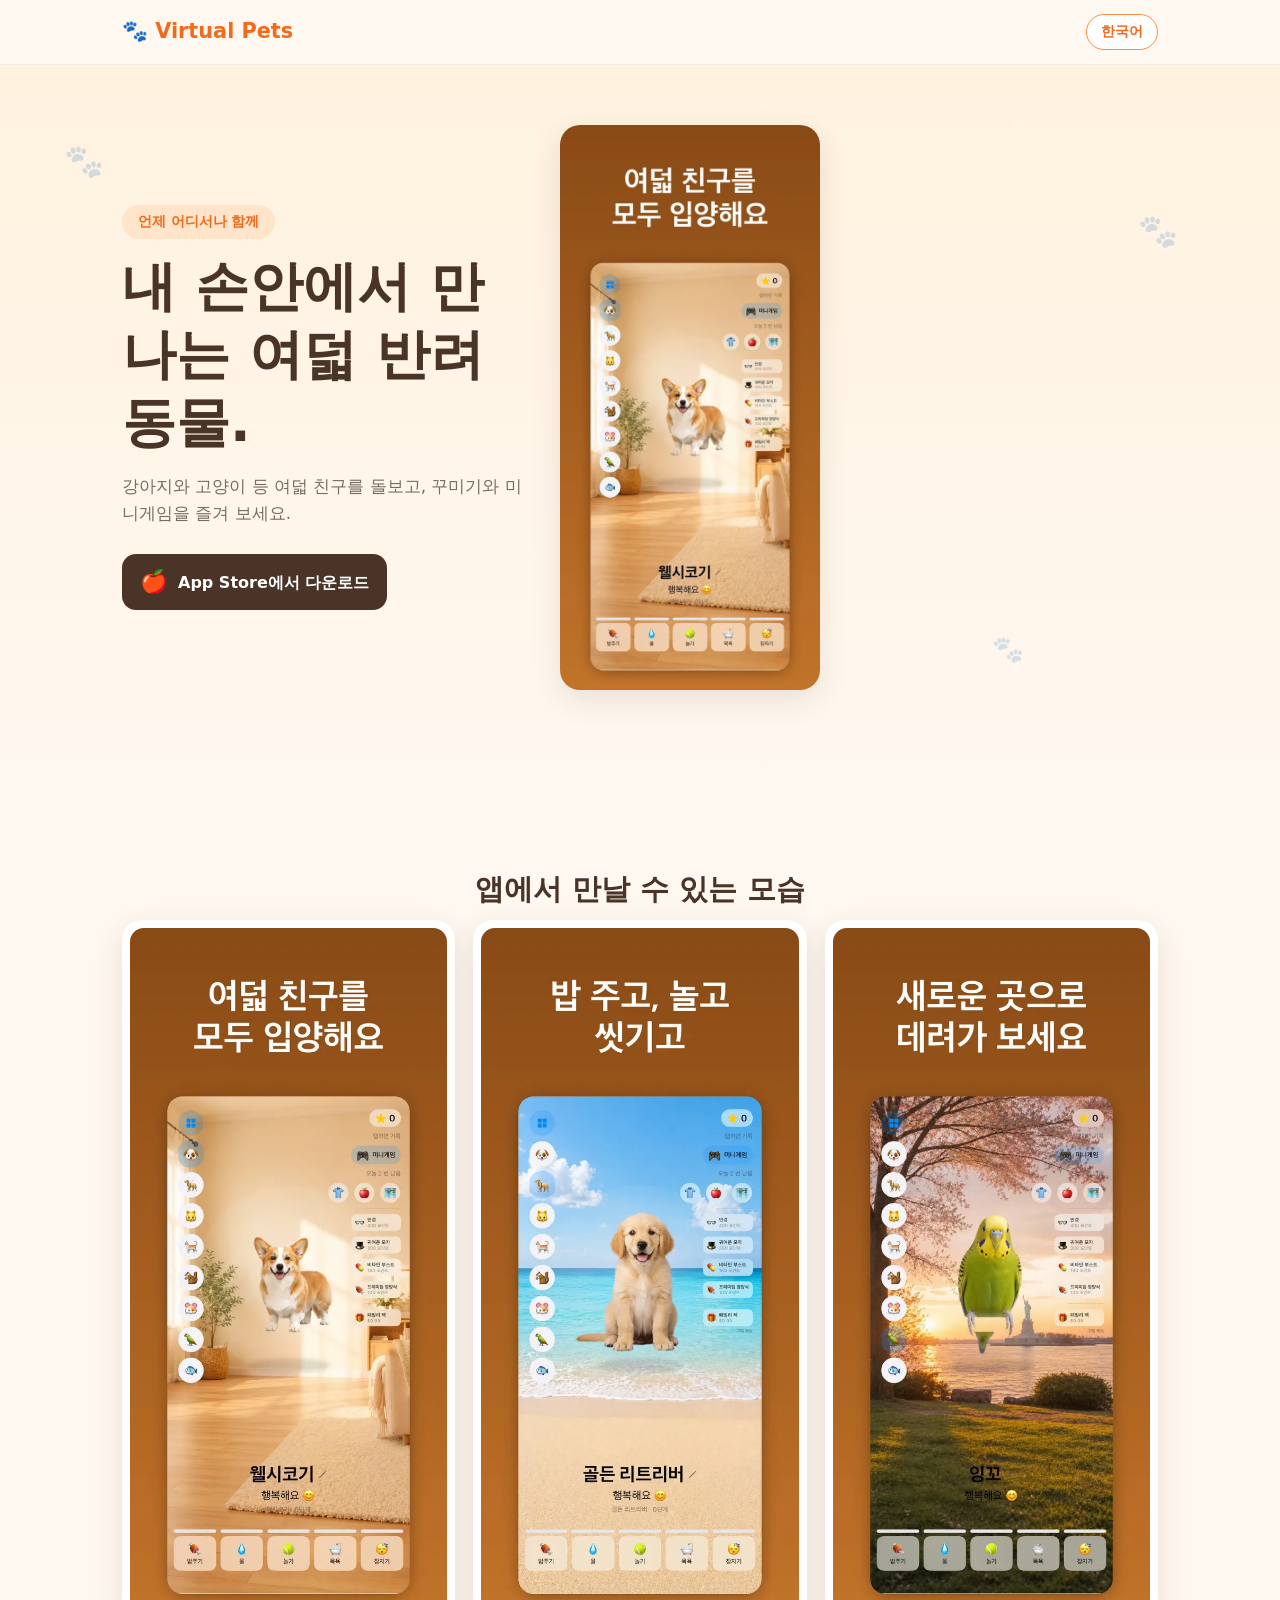
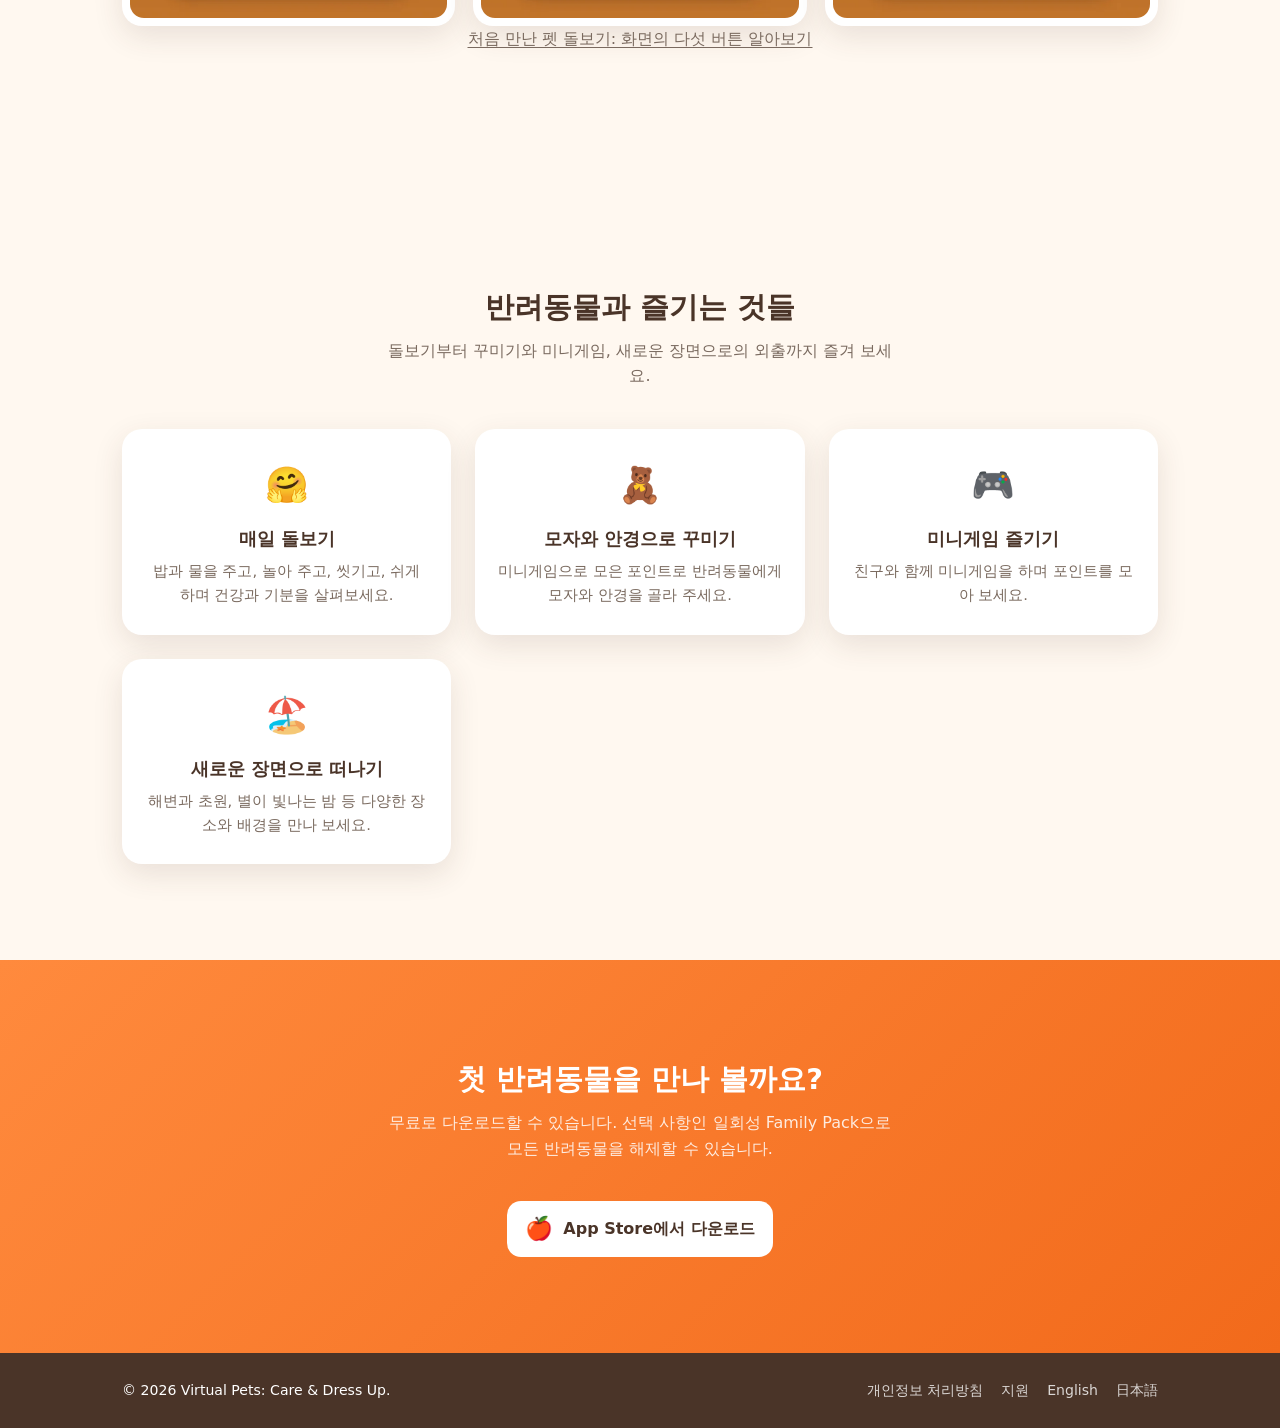
<file: index-ko.html>
<!DOCTYPE html>
<html lang="ko">
<head>
<meta charset="UTF-8">
<meta name="viewport" content="width=device-width, initial-scale=1.0">
<title>가상 반려동물 키우기 게임 | Virtual Pets</title>
<meta name="description" content="강아지와 고양이 등 여덟 친구를 돌보고, 꾸미기와 미니게임을 즐겨 보세요.">
<meta name="apple-itunes-app" content="app-id=6784545568">
<meta property="og:type" content="website">
<meta property="og:locale" content="ko_KR">
<meta property="og:site_name" content="Virtual Pets">
<meta property="og:title" content="가상 반려동물 키우기 게임 | Virtual Pets">
<meta property="og:description" content="강아지와 고양이 등 여덟 친구를 돌보고, 꾸미기와 미니게임을 즐겨 보세요.">
<meta property="og:url" content="https://junyu17.github.io/Vpet/index-ko.html">
<meta property="og:image" content="https://junyu17.github.io/Vpet/og-card.jpg">
<meta name="twitter:card" content="summary_large_image">
<meta name="twitter:title" content="가상 반려동물 키우기 게임 | Virtual Pets">
<meta name="twitter:description" content="강아지와 고양이 등 여덟 친구를 돌보고, 꾸미기와 미니게임을 즐겨 보세요.">
<meta name="twitter:image" content="https://junyu17.github.io/Vpet/og-card.jpg">
<link rel="canonical" href="https://junyu17.github.io/Vpet/index-ko.html">
<link rel="alternate" hreflang="en" href="https://junyu17.github.io/Vpet/">
<link rel="alternate" hreflang="ja" href="https://junyu17.github.io/Vpet/index-ja.html">
<link rel="alternate" hreflang="ko" href="https://junyu17.github.io/Vpet/index-ko.html">
<link rel="alternate" hreflang="x-default" href="https://junyu17.github.io/Vpet/">
<script type="application/ld+json">
{
  "@context": "https://schema.org",
  "@type": "SoftwareApplication",
  "name": "가상 반려동물 키우기 게임",
  "alternateName": "Virtual Pets: Care & Dress Up",
  "operatingSystem": "iOS",
  "applicationCategory": "GameApplication",
  "description": "강아지와 고양이 등 여덟 친구를 돌보고, 꾸미기와 미니게임을 즐겨 보세요.",
  "inLanguage": "ko",
  "url": "https://apps.apple.com/app/apple-store/id6784545568?pt=129087449&ct=web_vpet_ko&mt=8",
  "image": "https://junyu17.github.io/Vpet/og-card.jpg"
}
</script>
<link rel="stylesheet" href="styles.css">
</head>
<body>

<header class="navbar">
  <div class="container nav-inner">
    <a href="#home" class="logo">🐾 Virtual Pets</a>
    <div class="nav-controls">
      <a class="lang-toggle" href="index-ko.html" hreflang="ko" lang="ko" aria-current="page">한국어</a>
    </div>
  </div>
</header>

<main>
  <section id="home" class="hero">
    <div class="hero-blobs" aria-hidden="true">
      <span class="paw p1">🐾</span><span class="paw p2">🐾</span><span class="paw p3">🐾</span>
      <span class="paw p4">🐾</span><span class="paw p5">🐾</span>
    </div>
    <div class="container hero-inner">
      <div class="hero-text">
        <span class="eyebrow">언제 어디서나 함께</span>
        <h1>내 손안에서 만나는 여덟 반려동물.</h1>
        <p>강아지와 고양이 등 여덟 친구를 돌보고, 꾸미기와 미니게임을 즐겨 보세요.</p>
        <div class="store-badges">
          <a href="https://apps.apple.com/app/apple-store/id6784545568?pt=129087449&amp;ct=web_vpet_ko&amp;mt=8&amp;l=ko" class="store-btn" aria-label="App Store에서 가상 반려동물 키우기 게임 다운로드">
            <span class="store-icon" aria-hidden="true">🍎</span>
            <span class="store-text"><span>App Store에서 다운로드</span></span>
          </a>
        </div>
      </div>
      <div class="hero-art">
        <img class="hero-screenshot" src="assets/app-store/ko/01.webp" alt="Virtual Pets의 실제 반려동물 돌봄 화면" width="598" height="1300">
      </div>
    </div>
  </section>

  <section id="screenshots" class="section screenshots" aria-labelledby="screenshots-title">
    <div class="container">
      <h2 id="screenshots-title" class="section-title">앱에서 만날 수 있는 모습</h2>
      <div class="screenshot-grid">
        <figure class="screenshot-card"><img src="assets/app-store/ko/01.webp" alt="돌봄 수치와 돌봄 버튼이 보이는 홈 장면의 웰시코기" width="598" height="1300" loading="lazy"></figure>
        <figure class="screenshot-card"><img src="assets/app-store/ko/02.webp" alt="해변에서 돌봄 버튼을 사용하는 골든 리트리버" width="598" height="1300" loading="lazy"></figure>
        <figure class="screenshot-card"><img src="assets/app-store/ko/03.webp" alt="벚꽃 장면에서 돌봄 버튼과 펫 목록이 보이는 잉꼬" width="598" height="1300" loading="lazy"></figure>
      </div>
      <p class="section-sub"><a href="first-pet-care-ko.html" style="text-decoration:underline;text-underline-offset:3px">처음 만난 펫 돌보기: 화면의 다섯 버튼 알아보기</a></p>
    </div>
  </section>

  <section id="features" class="section features">
    <div class="container">
      <h2 class="section-title">반려동물과 즐기는 것들</h2>
      <p class="section-sub">돌보기부터 꾸미기와 미니게임, 새로운 장면으로의 외출까지 즐겨 보세요.</p>
      <div class="grid features-grid">
        <div class="feature-card"><span class="icon">🤗</span><h3>매일 돌보기</h3><p>밥과 물을 주고, 놀아 주고, 씻기고, 쉬게 하며 건강과 기분을 살펴보세요.</p></div>
        <div class="feature-card"><span class="icon">🧸</span><h3>모자와 안경으로 꾸미기</h3><p>미니게임으로 모은 포인트로 반려동물에게 모자와 안경을 골라 주세요.</p></div>
        <div class="feature-card"><span class="icon">🎮</span><h3>미니게임 즐기기</h3><p>친구와 함께 미니게임을 하며 포인트를 모아 보세요.</p></div>
        <div class="feature-card"><span class="icon">🏖️</span><h3>새로운 장면으로 떠나기</h3><p>해변과 초원, 별이 빛나는 밤 등 다양한 장소와 배경을 만나 보세요.</p></div>
      </div>
    </div>
  </section>

  <section id="download" class="section download">
    <div class="container">
      <h2 class="section-title light">첫 반려동물을 만나 볼까요?</h2>
      <p class="section-sub light">무료로 다운로드할 수 있습니다. 선택 사항인 일회성 Family Pack으로 모든 반려동물을 해제할 수 있습니다.</p>
      <div class="store-badges center">
        <a href="https://apps.apple.com/app/apple-store/id6784545568?pt=129087449&amp;ct=web_vpet_ko&amp;mt=8&amp;l=ko" class="store-btn light" aria-label="App Store에서 가상 반려동물 키우기 게임 다운로드">
          <span class="store-icon" aria-hidden="true">🍎</span>
          <span class="store-text"><span>App Store에서 다운로드</span></span>
        </a>
      </div>
    </div>
  </section>
</main>

<footer class="footer">
  <div class="container footer-inner">
    <span>© 2026 Virtual Pets: Care &amp; Dress Up.</span>
    <div class="footer-links">
      <a href="privacy.html">개인정보 처리방침</a>
      <a href="index.html#contact">지원</a>
      <a href="./" hreflang="en">English</a>
      <a href="index-ja.html" hreflang="ja">日本語</a>
    </div>
  </div>
</footer>

</body>
</html>
</file>
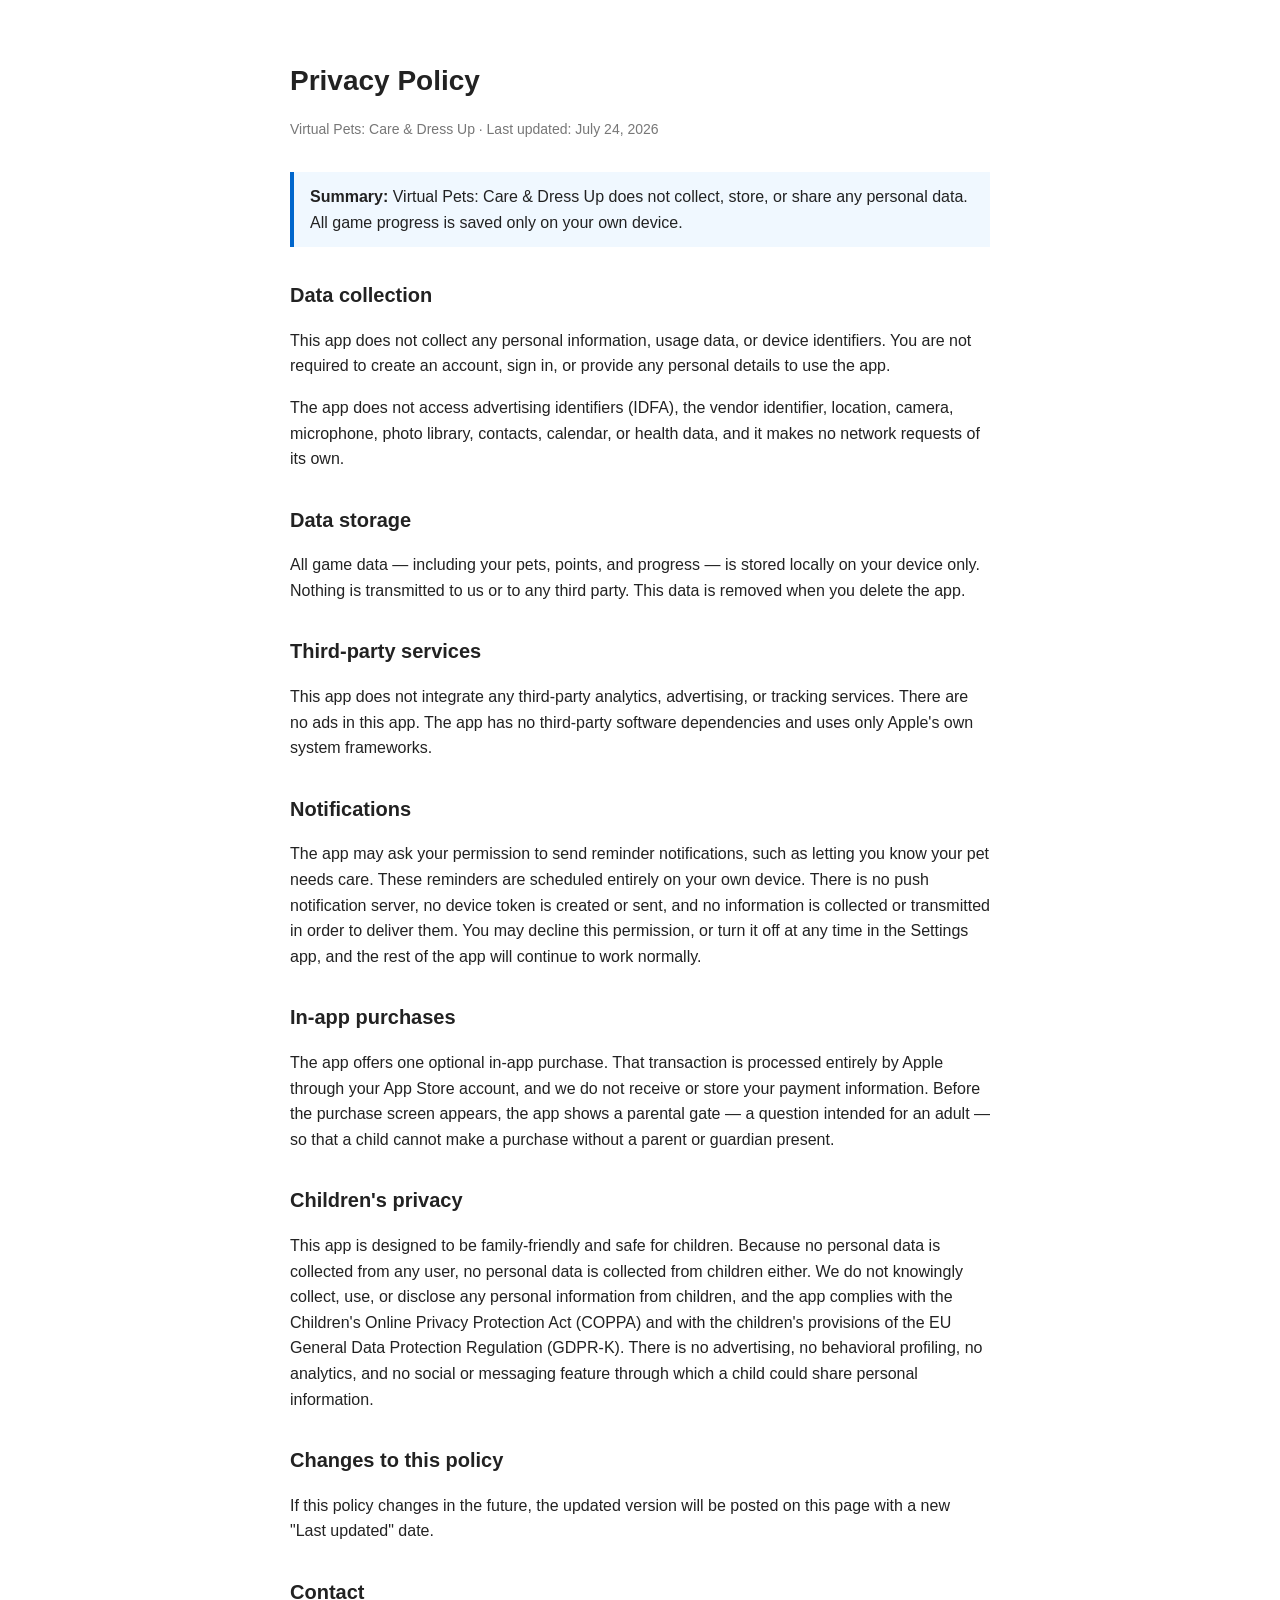
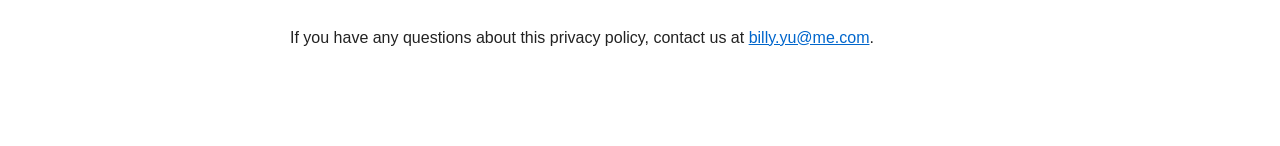
<file: privacy.html>
<!DOCTYPE html>
<html lang="en">
<head>
<meta charset="UTF-8">
<meta name="viewport" content="width=device-width, initial-scale=1.0">
<title>Privacy Policy — Virtual Pets: Care &amp; Dress Up</title>
<meta name="description" content="Privacy policy for Virtual Pets: Care &amp; Dress Up. The app collects no personal data and keeps all game progress on your device.">
<meta name="apple-itunes-app" content="app-id=6784545568">
<link rel="canonical" href="https://junyu17.github.io/Vpet/privacy.html">
<meta property="og:type" content="website">
<meta property="og:site_name" content="Virtual Pets">
<meta property="og:title" content="Privacy Policy — Virtual Pets: Care &amp; Dress Up">
<meta property="og:description" content="Privacy policy for Virtual Pets: Care &amp; Dress Up. The app collects no personal data and keeps all game progress on your device.">
<meta property="og:url" content="https://junyu17.github.io/Vpet/privacy.html">
<meta property="og:image" content="https://junyu17.github.io/Vpet/og-card.jpg">
<meta name="twitter:card" content="summary_large_image">

<style>
  body {
    font-family: -apple-system, BlinkMacSystemFont, "Segoe UI", Helvetica, Arial, sans-serif;
    max-width: 700px;
    margin: 0 auto;
    padding: 40px 20px 80px;
    line-height: 1.6;
    color: #222;
  }
  h1 { font-size: 28px; margin-bottom: 4px; }
  .updated { color: #777; font-size: 14px; margin-bottom: 32px; }
  h2 { font-size: 20px; margin-top: 32px; }
  p, li { font-size: 16px; }
  a { color: #0066cc; }
  .highlight {
    background: #f0f8ff;
    border-left: 4px solid #0066cc;
    padding: 12px 16px;
    margin: 24px 0;
  }
</style>
</head>
<body>

<h1>Privacy Policy</h1>
<p class="updated">Virtual Pets: Care & Dress Up &middot; Last updated: July 24, 2026</p>

<div class="highlight">
  <strong>Summary:</strong> Virtual Pets: Care & Dress Up does not collect, store, or share any personal data. All game progress is saved only on your own device.
</div>

<h2>Data collection</h2>
<p>This app does not collect any personal information, usage data, or device identifiers. You are not required to create an account, sign in, or provide any personal details to use the app.</p>
<p>The app does not access advertising identifiers (IDFA), the vendor identifier, location, camera, microphone, photo library, contacts, calendar, or health data, and it makes no network requests of its own.</p>

<h2>Data storage</h2>
<p>All game data — including your pets, points, and progress — is stored locally on your device only. Nothing is transmitted to us or to any third party. This data is removed when you delete the app.</p>

<h2>Third-party services</h2>
<p>This app does not integrate any third-party analytics, advertising, or tracking services. There are no ads in this app. The app has no third-party software dependencies and uses only Apple's own system frameworks.</p>

<h2>Notifications</h2>
<p>The app may ask your permission to send reminder notifications, such as letting you know your pet needs care. These reminders are scheduled entirely on your own device. There is no push notification server, no device token is created or sent, and no information is collected or transmitted in order to deliver them. You may decline this permission, or turn it off at any time in the Settings app, and the rest of the app will continue to work normally.</p>

<h2>In-app purchases</h2>
<p>The app offers one optional in-app purchase. That transaction is processed entirely by Apple through your App Store account, and we do not receive or store your payment information. Before the purchase screen appears, the app shows a parental gate — a question intended for an adult — so that a child cannot make a purchase without a parent or guardian present.</p>

<h2>Children's privacy</h2>
<p>This app is designed to be family-friendly and safe for children. Because no personal data is collected from any user, no personal data is collected from children either. We do not knowingly collect, use, or disclose any personal information from children, and the app complies with the Children's Online Privacy Protection Act (COPPA) and with the children's provisions of the EU General Data Protection Regulation (GDPR-K). There is no advertising, no behavioral profiling, no analytics, and no social or messaging feature through which a child could share personal information.</p>

<h2>Changes to this policy</h2>
<p>If this policy changes in the future, the updated version will be posted on this page with a new "Last updated" date.</p>

<h2>Contact</h2>
<p>If you have any questions about this privacy policy, contact us at <a href="mailto:billy.yu@me.com">billy.yu@me.com</a>.</p>

</body>
</html>
</file>
<file: styles.css>
:root{
  --orange:#ff8a3d;
  --orange-dark:#f26a1b;
  --yellow:#ffd166;
  --cream:#fff8f0;
  --brown:#4a3428;
  --gray:#7a6a5f;
  --radius:20px;
  --shadow:0 10px 30px rgba(74,52,40,0.12);
  --max-width:1100px;
}

*{box-sizing:border-box;margin:0;padding:0;}

html{scroll-behavior:smooth;}

body{
  font-family:"Segoe UI",system-ui,-apple-system,"PingFang SC","Microsoft YaHei",sans-serif;
  color:var(--brown);
  background:var(--cream);
  line-height:1.6;
  overflow-x:hidden;
}

img{max-width:100%;display:block;}

a{text-decoration:none;color:inherit;}

.container{
  max-width:var(--max-width);
  margin:0 auto;
  padding:0 20px;
}

/* NAVBAR */
.navbar{
  position:sticky;top:0;z-index:100;
  background:rgba(255,248,240,0.92);
  backdrop-filter:blur(8px);
  border-bottom:1px solid rgba(74,52,40,0.06);
}

.nav-inner{
  display:flex;align-items:center;justify-content:space-between;
  height:64px;
}

.logo{font-size:1.3rem;font-weight:800;color:var(--orange-dark);}

.nav-controls{
  display:flex;align-items:center;gap:10px;
}

.lang-toggle{
  background:#fff;color:var(--orange-dark);
  border:1.5px solid var(--orange);
  border-radius:999px;padding:6px 14px;
  font-weight:700;font-size:0.85rem;cursor:pointer;
  transition:background .2s ease, color .2s ease;
}
.lang-toggle:hover{background:var(--orange);color:#fff;}

.nav-toggle{
  display:flex;flex-direction:column;justify-content:center;gap:5px;
  background:none;border:none;cursor:pointer;padding:8px;
  z-index:110;
}
.nav-toggle span{width:24px;height:3px;background:var(--brown);border-radius:2px;transition:.3s;}
.nav-toggle.open span:nth-child(1){transform:translateY(8px) rotate(45deg);}
.nav-toggle.open span:nth-child(2){opacity:0;}
.nav-toggle.open span:nth-child(3){transform:translateY(-8px) rotate(-45deg);}

.nav-links{
  position:fixed;top:64px;left:0;right:0;
  background:var(--cream);
  display:flex;flex-direction:column;
  padding:12px 20px 24px;
  gap:4px;
  transform:translateY(-150%);
  transition:transform .3s ease;
  box-shadow:var(--shadow);
}
.nav-links.open{transform:translateY(0);}
.nav-links a{
  padding:12px 8px;font-weight:600;color:var(--brown);border-radius:10px;
}
.nav-links a:hover{background:rgba(255,138,61,0.1);color:var(--orange-dark);}

.btn{
  display:inline-flex;align-items:center;justify-content:center;
  background:var(--orange);color:#fff;
  padding:12px 24px;border-radius:999px;
  font-weight:700;border:none;cursor:pointer;font-size:1rem;
  box-shadow:0 8px 20px rgba(255,138,61,0.35);
  transition:transform .2s ease, background .2s ease;
}
.btn:hover{background:var(--orange-dark);transform:translateY(-2px);}
.btn-small{padding:8px 18px;font-size:0.9rem;margin-top:6px;}

/* HERO */
.hero{
  position:relative;
  padding:60px 0 80px;
  overflow:hidden;
  background:linear-gradient(180deg,#fff2df 0%, var(--cream) 100%);
}
.hero-blobs{position:absolute;inset:0;pointer-events:none;}
.paw{position:absolute;font-size:2rem;opacity:0.18;animation:float 6s ease-in-out infinite;}
.p1{top:10%;left:5%;animation-delay:0s;}
.p2{top:70%;left:15%;animation-delay:1s;font-size:1.4rem;}
.p3{top:20%;right:8%;animation-delay:2s;}
.p4{top:80%;right:20%;animation-delay:0.5s;font-size:1.6rem;}
.p5{top:45%;left:45%;animation-delay:1.5s;font-size:1.2rem;}
@keyframes float{
  0%,100%{transform:translateY(0) rotate(0deg);}
  50%{transform:translateY(-18px) rotate(10deg);}
}

.hero-inner{
  display:flex;flex-direction:column;gap:36px;align-items:center;text-align:center;
  position:relative;z-index:1;
}

.eyebrow{
  display:inline-block;background:rgba(255,138,61,0.15);color:var(--orange-dark);
  padding:6px 16px;border-radius:999px;font-size:0.85rem;font-weight:700;margin-bottom:14px;
}

.hero h1{font-size:2.2rem;font-weight:800;line-height:1.25;margin-bottom:16px;}

.hero-text p{color:var(--gray);font-size:1.05rem;max-width:480px;margin:0 auto 24px;}

.store-badges{display:flex;gap:12px;flex-wrap:wrap;justify-content:center;}
.store-badges.center{justify-content:center;}
.store-btn{
  display:flex;align-items:center;gap:10px;
  background:var(--brown);color:#fff;
  padding:10px 18px;border-radius:14px;
  min-width:150px;
}
.store-btn.light{background:#fff;color:var(--brown);}
.store-icon{font-size:1.4rem;}
.store-text{display:flex;flex-direction:column;font-weight:700;font-size:1rem;text-align:left;}
.store-text small{font-weight:400;font-size:0.7rem;opacity:0.75;}

.pet-bubble{
  width:180px;height:180px;border-radius:50%;
  background:radial-gradient(circle at 30% 30%, #ffe3b8, var(--yellow));
  display:flex;align-items:center;justify-content:center;
  font-size:5rem;box-shadow:var(--shadow);
  animation:bob 3s ease-in-out infinite;
  margin:0 auto;
}
.pet-bubble.big{width:220px;height:220px;font-size:6rem;}
@keyframes bob{0%,100%{transform:translateY(0);}50%{transform:translateY(-14px);}}

/* SECTIONS */
.section{padding:70px 0;}
.section-title{font-size:1.8rem;font-weight:800;text-align:center;margin-bottom:8px;}
.section-title.light{color:#fff;}
.section-sub{text-align:center;color:var(--gray);max-width:520px;margin:0 auto 40px;}
.section-sub.light{color:rgba(255,255,255,0.85);}

.screenshot-grid{display:grid;grid-template-columns:repeat(3,minmax(0,1fr));gap:18px;max-width:1040px;margin:0 auto;}
.hero-art .hero-screenshot{width:min(100%,260px);height:auto;border-radius:20px;box-shadow:var(--shadow);}
.screenshot-card{margin:0;background:#fff;border-radius:var(--radius);padding:8px;box-shadow:var(--shadow);}
.screenshot-card img{width:100%;height:auto;border-radius:14px;}

.grid{display:grid;gap:24px;}
.features-grid{grid-template-columns:1fr;}
.pets-grid{grid-template-columns:repeat(2,1fr);}

.feature-card,.pet-card{
  background:#fff;border-radius:var(--radius);padding:28px 22px;
  box-shadow:var(--shadow);text-align:center;transition:transform .25s ease;
}
.feature-card:hover,.pet-card:hover{transform:translateY(-6px);}
.feature-card .icon{font-size:2.2rem;display:block;margin-bottom:12px;}
.feature-card h3,.pet-card h3{font-size:1.1rem;margin-bottom:6px;}
.feature-card p,.pet-card p{color:var(--gray);font-size:0.92rem;}

.pet-avatar{
  width:88px;height:88px;border-radius:50%;margin:0 auto 14px;
  background:linear-gradient(135deg,#ffd166,#ff8a3d);
  display:flex;align-items:center;justify-content:center;font-size:2.6rem;
}
.pet-card.locked{opacity:0.6;}
.tag{
  display:inline-block;margin-top:12px;background:rgba(255,138,61,0.15);
  color:var(--orange-dark);padding:4px 12px;border-radius:999px;font-size:0.78rem;font-weight:700;
}

.pets{background:#fff5e8;}

/* PLAY */
.play-inner{display:flex;flex-direction:column-reverse;gap:36px;align-items:center;}
.play-text{width:100%;text-align:center;}
.stats{max-width:340px;margin:0 auto 24px;text-align:left;}
.stat{margin-bottom:14px;}
.stat-label{font-size:0.9rem;font-weight:700;}
.bar{background:#f1e3d3;border-radius:999px;height:12px;margin-top:6px;overflow:hidden;}
.bar-fill{height:100%;background:linear-gradient(90deg,var(--orange),var(--yellow));border-radius:999px;transition:width .4s ease;}
.play-buttons{display:flex;gap:10px;justify-content:center;flex-wrap:wrap;margin-bottom:14px;}
.play-msg{color:var(--gray);font-weight:600;min-height:24px;}

/* ABOUT */
.about-inner{display:flex;flex-direction:column;gap:28px;align-items:center;text-align:center;}
.about-art{font-size:5rem;}
.about-text p{color:var(--gray);margin-bottom:14px;max-width:560px;}

/* DOWNLOAD */
.download{background:linear-gradient(135deg,var(--orange),var(--orange-dark));}

/* CONTACT */
.contact-inner{display:flex;flex-direction:column;gap:36px;}
#contactForm{display:flex;flex-direction:column;gap:14px;max-width:480px;}
#contactForm input,#contactForm textarea{
  padding:14px 16px;border-radius:14px;border:1px solid rgba(74,52,40,0.15);
  font-family:inherit;font-size:1rem;background:#fff;
}
#contactForm input:focus,#contactForm textarea:focus{outline:2px solid var(--orange);}
.form-msg{color:var(--orange-dark);font-weight:700;min-height:20px;}
.contact-info{color:var(--gray);}
.social-links{display:flex;gap:14px;margin-top:12px;font-size:1.4rem;}

/* FOOTER */
.footer{background:var(--brown);color:#fff;padding:26px 0;}
.footer-inner{display:flex;flex-direction:column;gap:12px;align-items:center;text-align:center;font-size:0.88rem;}
.footer-links{display:flex;gap:18px;flex-wrap:wrap;justify-content:center;}
.footer-links a{opacity:0.8;}
.footer-links a:hover{opacity:1;}

/* ===== Tablet / Desktop ===== */
@media (min-width:768px){
  .nav-toggle{display:none;}
  .nav-links{
    position:static;transform:none;flex-direction:row;align-items:center;
    background:none;padding:0;box-shadow:none;gap:8px;
  }
  .nav-links a{padding:8px 12px;}

  .hero h1{font-size:3rem;}
  .hero-inner{flex-direction:row;text-align:left;justify-content:space-between;}
  .hero-text{flex:1;}
  .hero-text p{margin:0 0 28px;}
  .store-badges{justify-content:flex-start;}
  .hero-art{flex:0 0 auto;}

  .features-grid{grid-template-columns:repeat(3,1fr);}
  .pets-grid{grid-template-columns:repeat(4,1fr);}

  .play-inner{flex-direction:row;text-align:left;}
  .play-text{text-align:left;}
  .stats{margin:0 0 24px;}
  .play-buttons{justify-content:flex-start;}

  .about-inner{flex-direction:row;text-align:left;}
  .about-art{flex:0 0 200px;}

  .contact-inner{flex-direction:row;justify-content:space-between;}

  .footer-inner{flex-direction:row;justify-content:space-between;}
}

@media (max-width:767px){
  .screenshot-grid{grid-template-columns:1fr;max-width:420px;}
}

@media (min-width:1024px){
  .container{padding:0 32px;}
  .hero h1{font-size:3.4rem;}
  .section{padding:96px 0;}
}
</file>
